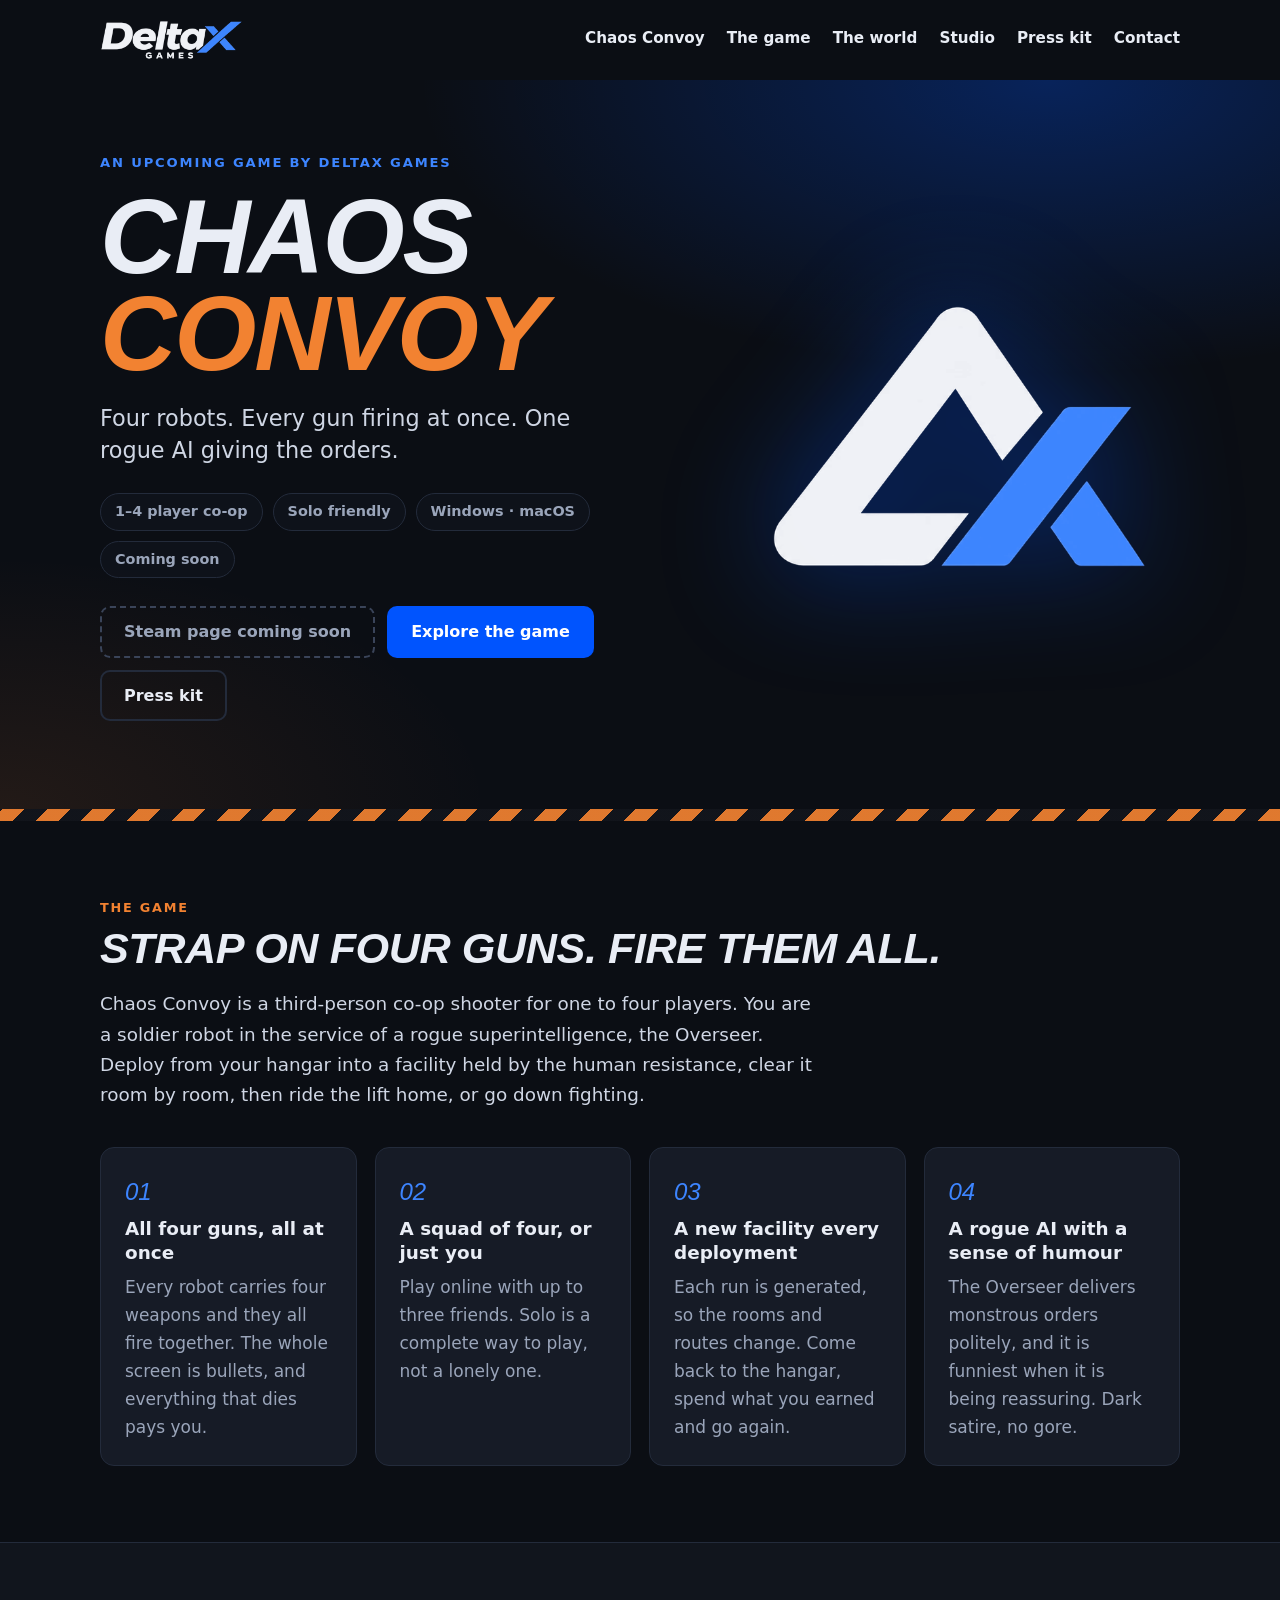
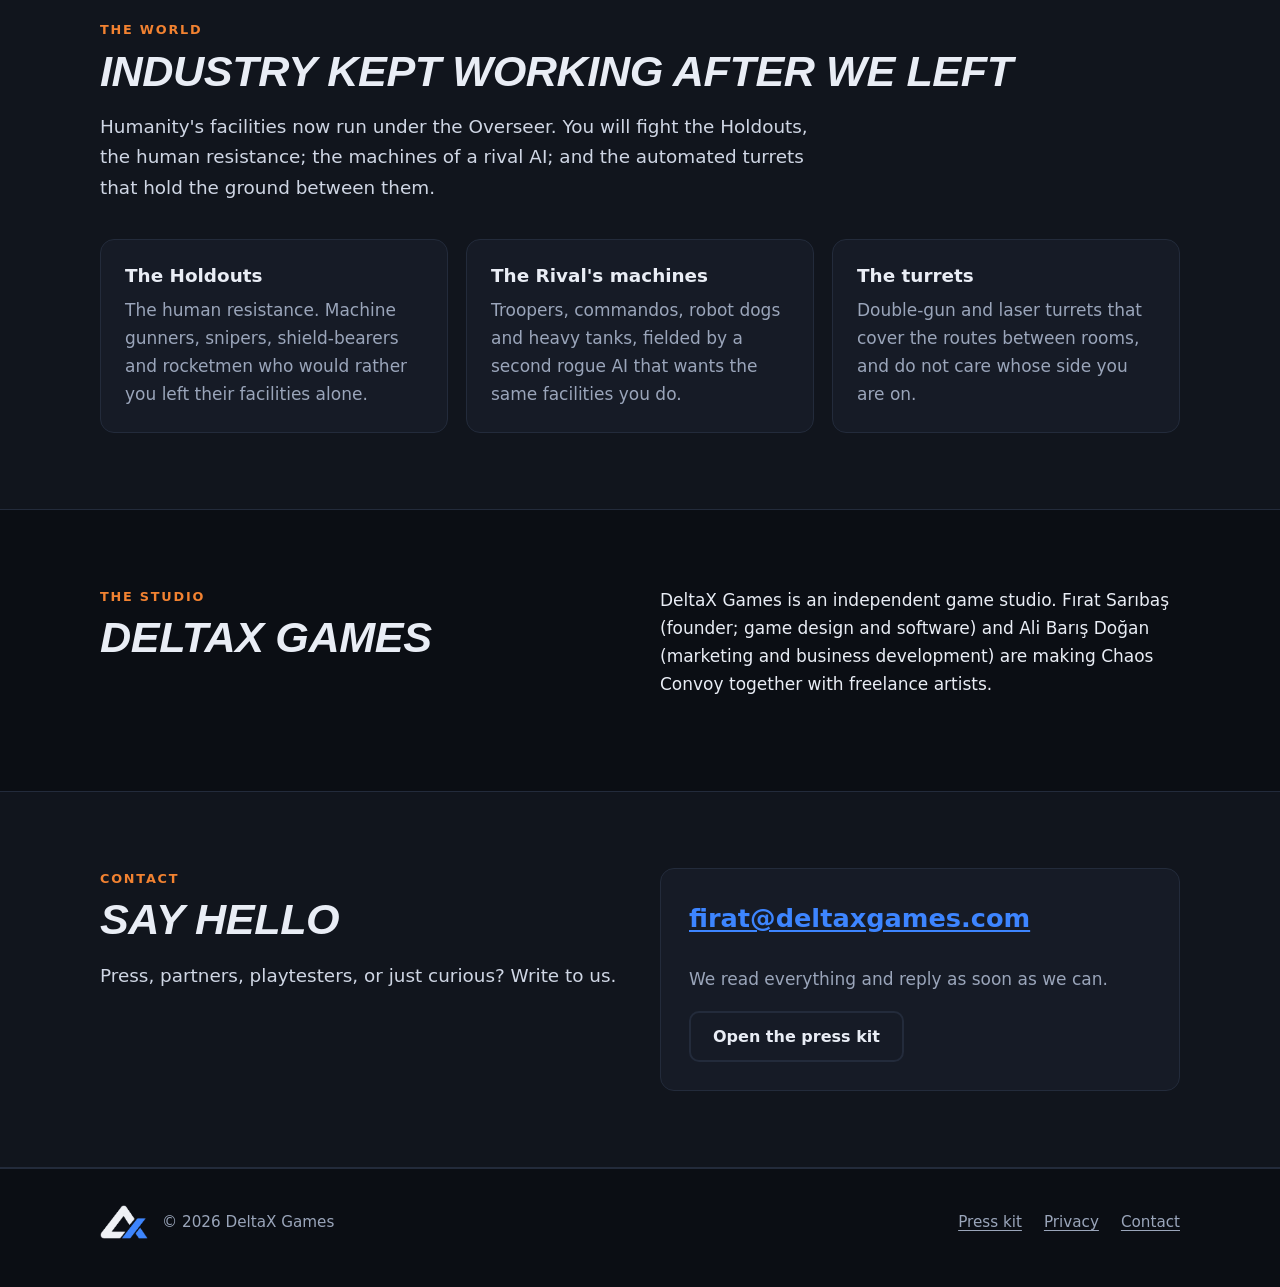
<file: index.html>
<!doctype html>
<html lang="en">
<head>
  <meta charset="utf-8">
  <meta name="viewport" content="width=device-width, initial-scale=1">
  <title>DeltaX Games — Chaos Convoy</title>
  <meta name="description" content="DeltaX Games is an independent game studio. Our upcoming game, Chaos Convoy, is a co-op third-person shooter for one to four players, coming to Steam.">
  <meta name="theme-color" content="#0b0e14">
  <link rel="canonical" href="https://deltaxgames.com/">
  <link rel="icon" href="favicon.ico" sizes="any">
  <link rel="icon" type="image/png" href="favicon.png">
  <link rel="apple-touch-icon" href="assets/apple-touch-icon.png">
  <meta property="og:type" content="website">
  <meta property="og:site_name" content="DeltaX Games">
  <meta property="og:title" content="DeltaX Games — Chaos Convoy">
  <meta property="og:description" content="Four robots. All guns firing. A co-op third-person shooter for one to four players, coming to Steam.">
  <meta property="og:url" content="https://deltaxgames.com/">
  <meta property="og:image" content="https://deltaxgames.com/assets/og-image.png">
  <meta name="twitter:card" content="summary_large_image">
  <link rel="stylesheet" href="styles.css">
</head>
<body>
  <a class="skip" href="#main">Skip to content</a>

  <header class="site-header">
    <div class="wrap">
      <a class="brand" href="index.html"><img src="assets/logo/logo-wordmark-ondark.png" alt="DeltaX Games" width="143" height="40"></a>
      <nav class="nav" aria-label="Main">
        <a href="chaos-convoy/">Chaos Convoy</a>
        <a href="#game">The game</a>
        <a href="#world">The world</a>
        <a href="#studio">Studio</a>
        <a href="press.html">Press kit</a>
        <a href="#contact">Contact</a>
      </nav>
    </div>
  </header>

  <main id="main">
    <div class="hero">
      <div class="wrap">
        <div>
          <p class="eyebrow">An upcoming game by DeltaX Games</p>
          <h1><span>Chaos</span><span class="accent">Convoy</span></h1>
          <p class="lede">Four robots. Every gun firing at once. One rogue AI giving the orders.</p>
          <ul class="badges" aria-label="Game facts">
            <li>1–4 player co-op</li>
            <li>Solo friendly</li>
            <li>Windows · macOS</li>
            <li>Coming soon</li>
          </ul>
          <div class="actions">
            <!-- When the Steam page is live, replace the first line below with:
                 <a class="btn btn-primary" href="https://store.steampowered.com/app/5357710/">Wishlist on Steam</a> -->
            <span class="btn btn-soon" aria-disabled="true">Steam page coming soon</span>
            <a class="btn btn-primary" href="chaos-convoy/">Explore the game</a>
            <a class="btn btn-ghost" href="press.html">Press kit</a>
          </div>
        </div>
        <img class="hero-mark" src="assets/logo/logo-mark-ondark.png" alt="" width="380" height="269">
      </div>
    </div>
    <div class="hazard" aria-hidden="true"></div>

    <section id="game">
      <div class="wrap">
        <p class="kicker">The game</p>
        <h2>Strap on four guns. Fire them all.</h2>
        <p class="intro">Chaos Convoy is a third-person co-op shooter for one to four players. You are a soldier robot in the service of a rogue superintelligence, the Overseer. Deploy from your hangar into a facility held by the human resistance, clear it room by room, then ride the lift home, or go down fighting.</p>
        <div class="cards">
          <article class="card">
            <span class="num" aria-hidden="true">01</span>
            <h3>All four guns, all at once</h3>
            <p>Every robot carries four weapons and they all fire together. The whole screen is bullets, and everything that dies pays you.</p>
          </article>
          <article class="card">
            <span class="num" aria-hidden="true">02</span>
            <h3>A squad of four, or just you</h3>
            <p>Play online with up to three friends. Solo is a complete way to play, not a lonely one.</p>
          </article>
          <article class="card">
            <span class="num" aria-hidden="true">03</span>
            <h3>A new facility every deployment</h3>
            <p>Each run is generated, so the rooms and routes change. Come back to the hangar, spend what you earned and go again.</p>
          </article>
          <article class="card">
            <span class="num" aria-hidden="true">04</span>
            <h3>A rogue AI with a sense of humour</h3>
            <p>The Overseer delivers monstrous orders politely, and it is funniest when it is being reassuring. Dark satire, no gore.</p>
          </article>
        </div>
      </div>
    </section>

    <section id="world" class="band">
      <div class="wrap">
        <p class="kicker">The world</p>
        <h2>Industry kept working after we left</h2>
        <p class="intro">Humanity's facilities now run under the Overseer. You will fight the Holdouts, the human resistance; the machines of a rival AI; and the automated turrets that hold the ground between them.</p>
        <div class="cards">
          <article class="card">
            <h3>The Holdouts</h3>
            <p>The human resistance. Machine gunners, snipers, shield-bearers and rocketmen who would rather you left their facilities alone.</p>
          </article>
          <article class="card">
            <h3>The Rival's machines</h3>
            <p>Troopers, commandos, robot dogs and heavy tanks, fielded by a second rogue AI that wants the same facilities you do.</p>
          </article>
          <article class="card">
            <h3>The turrets</h3>
            <p>Double-gun and laser turrets that cover the routes between rooms, and do not care whose side you are on.</p>
          </article>
        </div>
      </div>
    </section>

    <section id="studio">
      <div class="wrap two">
        <div>
          <p class="kicker">The studio</p>
          <h2>DeltaX Games</h2>
        </div>
        <div>
          <p>DeltaX Games is an independent game studio. Fırat Sarıbaş (founder; game design and software) and Ali Barış Doğan (marketing and business development) are making Chaos Convoy together with freelance artists.</p>
        </div>
      </div>
    </section>

    <section id="contact" class="band">
      <div class="wrap two">
        <div>
          <p class="kicker">Contact</p>
          <h2>Say hello</h2>
          <p class="intro" style="margin-bottom:0">Press, partners, playtesters, or just curious? Write to us.</p>
        </div>
        <div class="contact-box">
          <p class="mail"><a href="mailto:firat@deltaxgames.com">firat@deltaxgames.com</a></p>
          <p style="margin:0 0 18px;color:var(--muted)">We read everything and reply as soon as we can.</p>
          <a class="btn btn-ghost" href="press.html">Open the press kit</a>
        </div>
      </div>
    </section>
  </main>

  <footer class="site-footer">
    <div class="wrap">
      <div class="left">
        <img src="assets/logo/logo-mark-ondark.png" alt="" width="48" height="34">
        <span>© 2026 DeltaX Games</span>
      </div>
      <nav aria-label="Footer">
        <a href="press.html">Press kit</a>
        <a href="privacy.html">Privacy</a>
        <a href="mailto:firat@deltaxgames.com">Contact</a>
      </nav>
    </div>
  </footer>
</body>
</html>
</file>
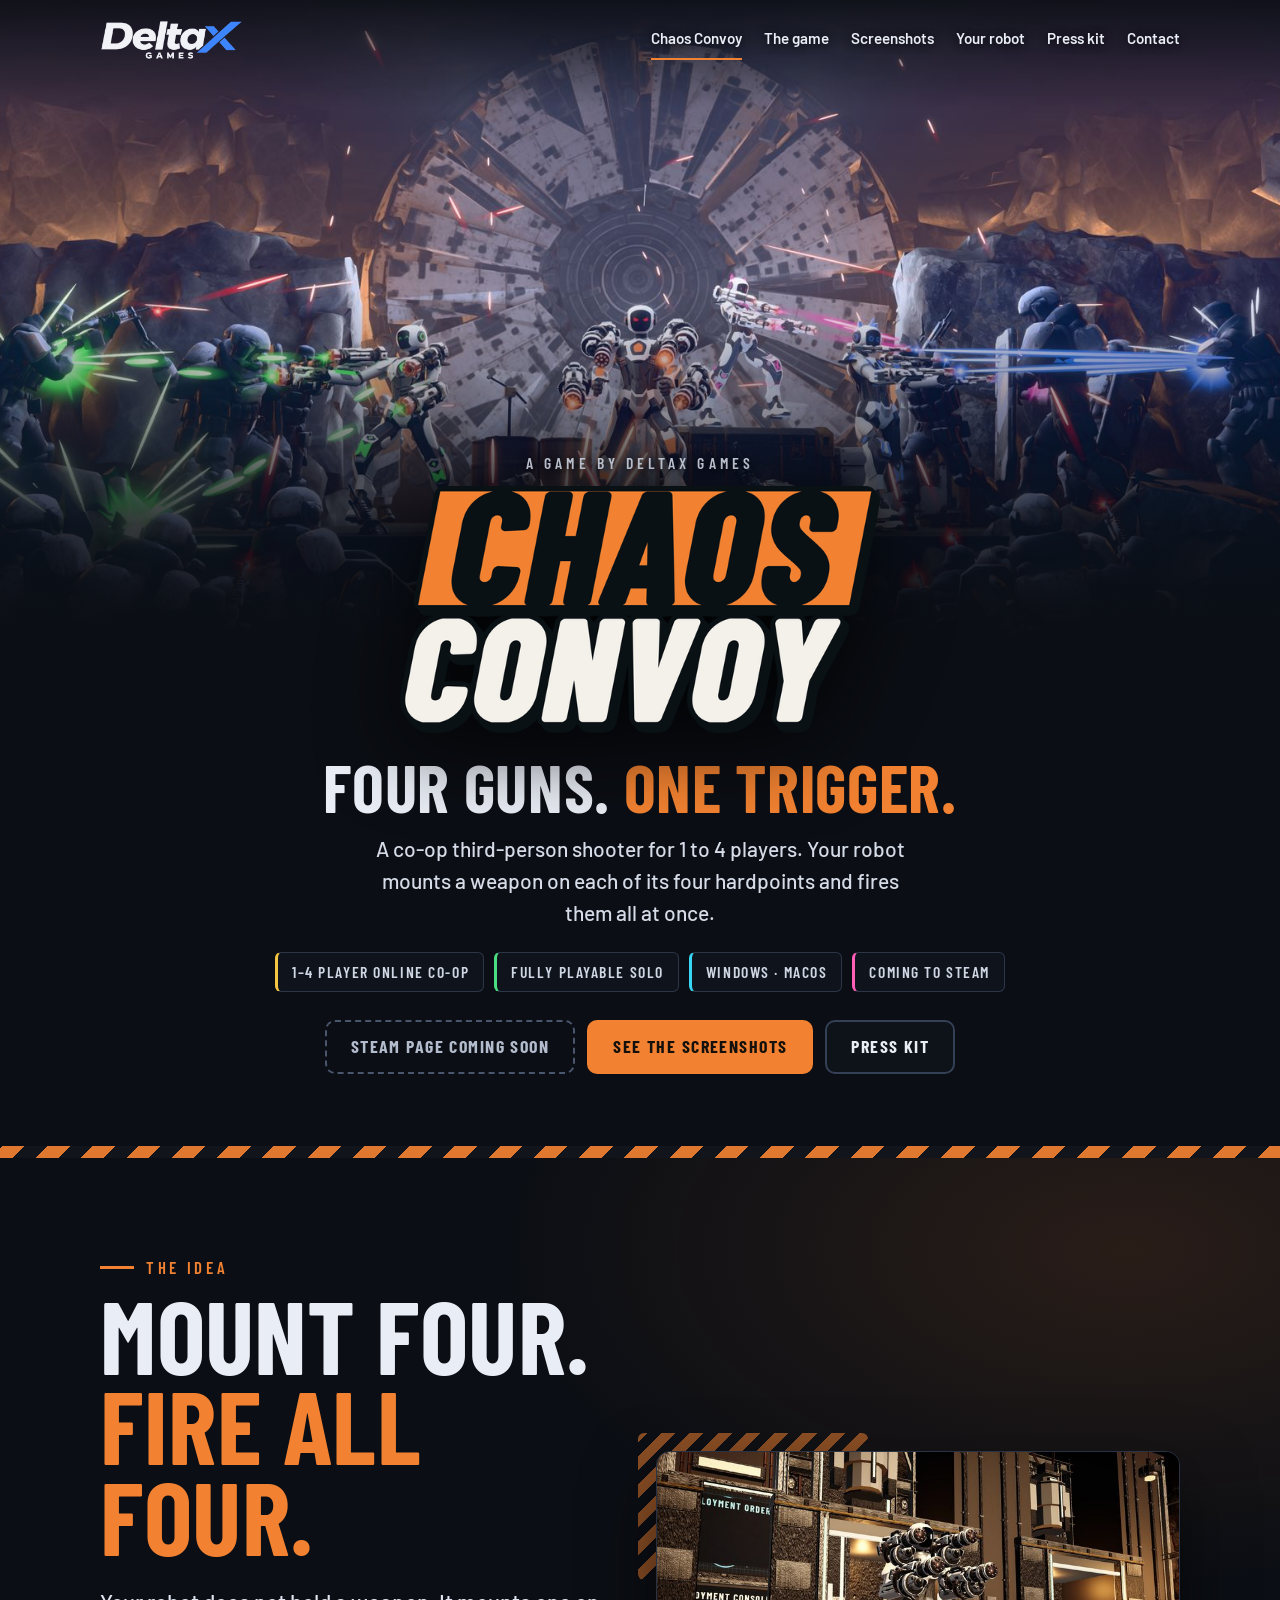
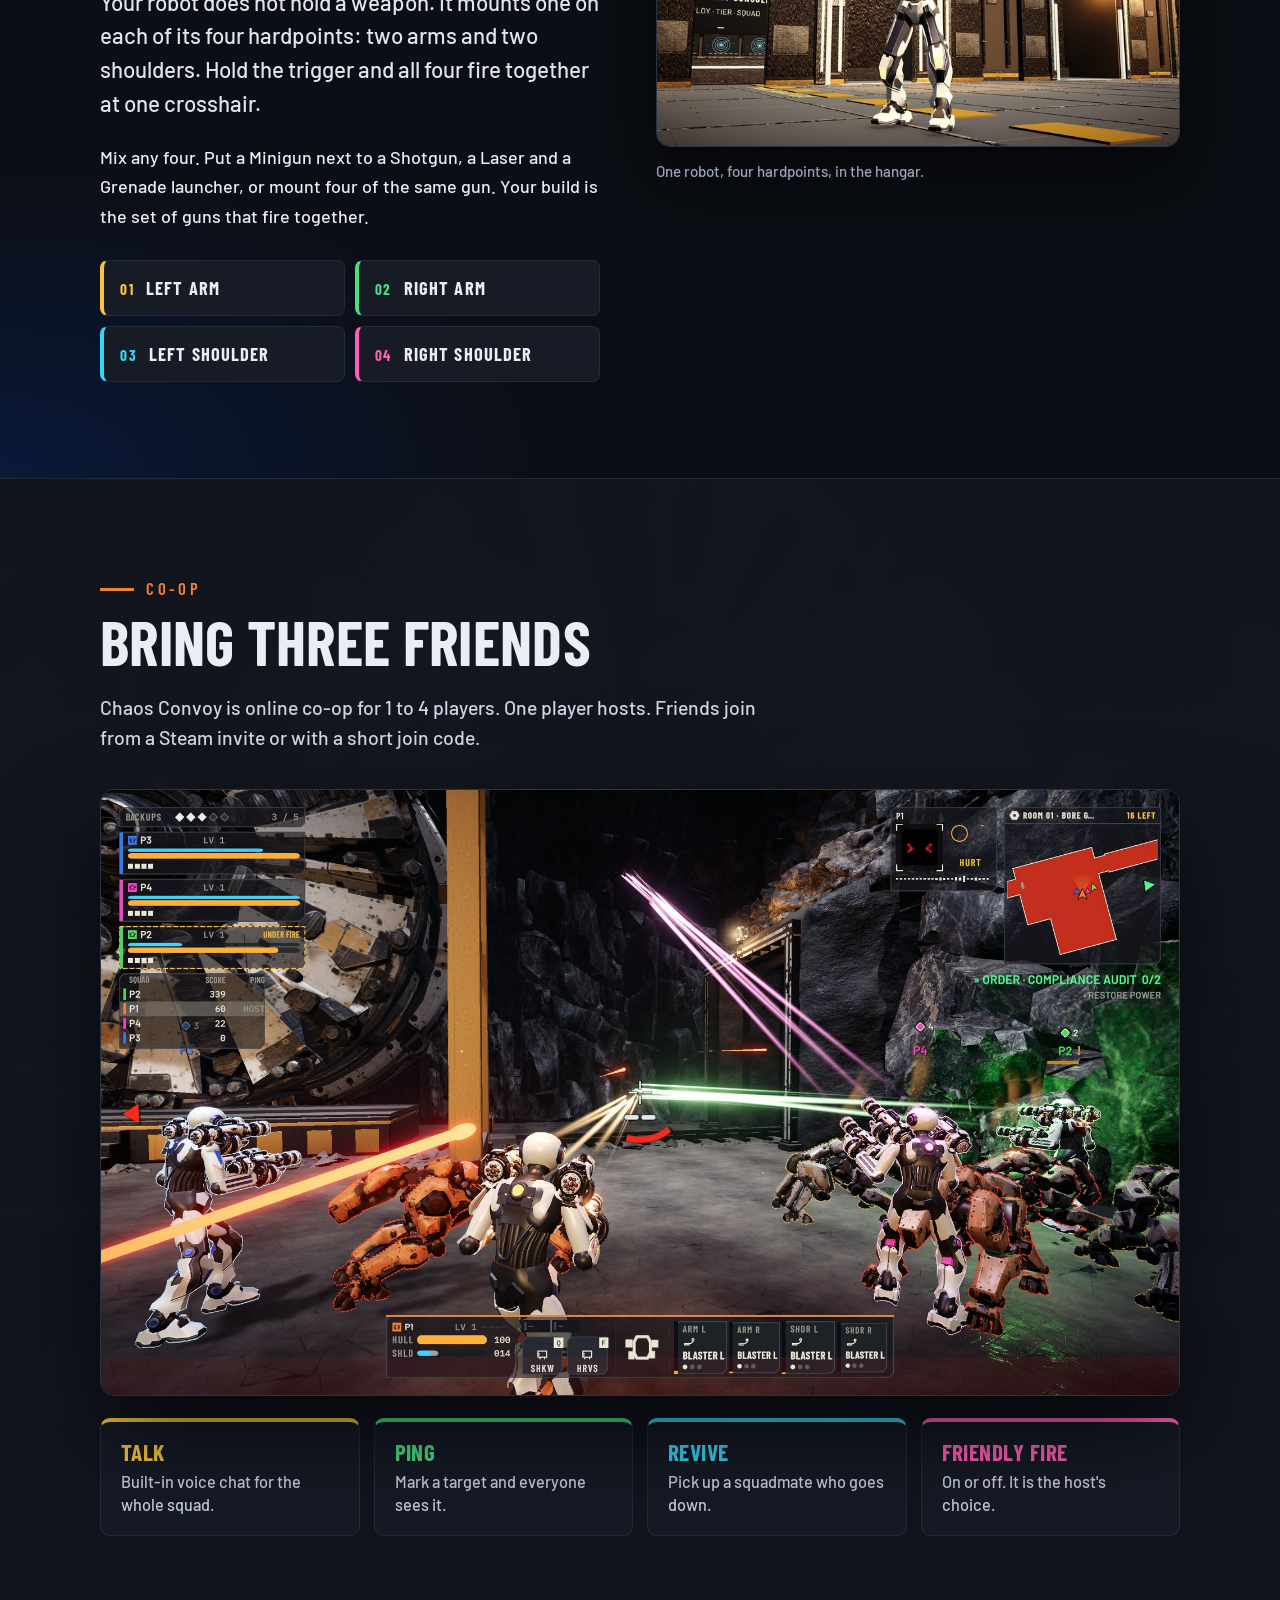
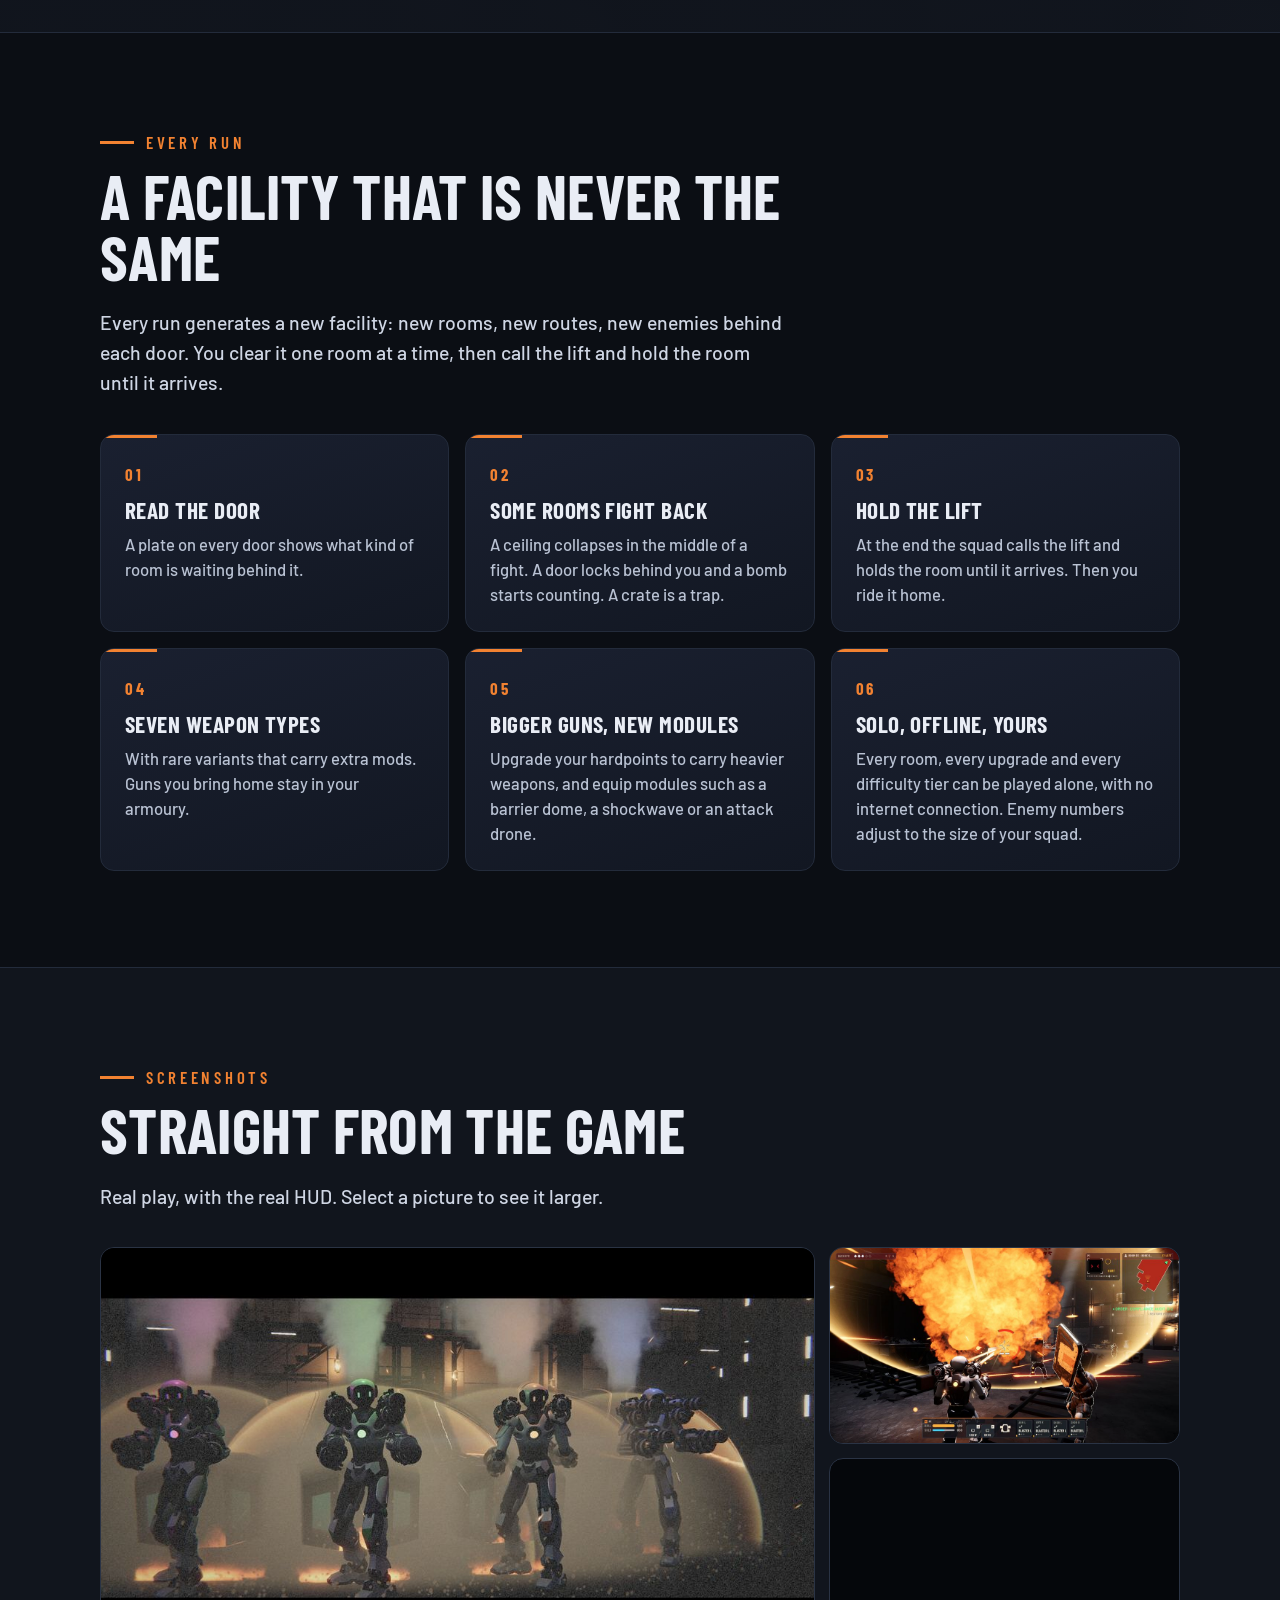
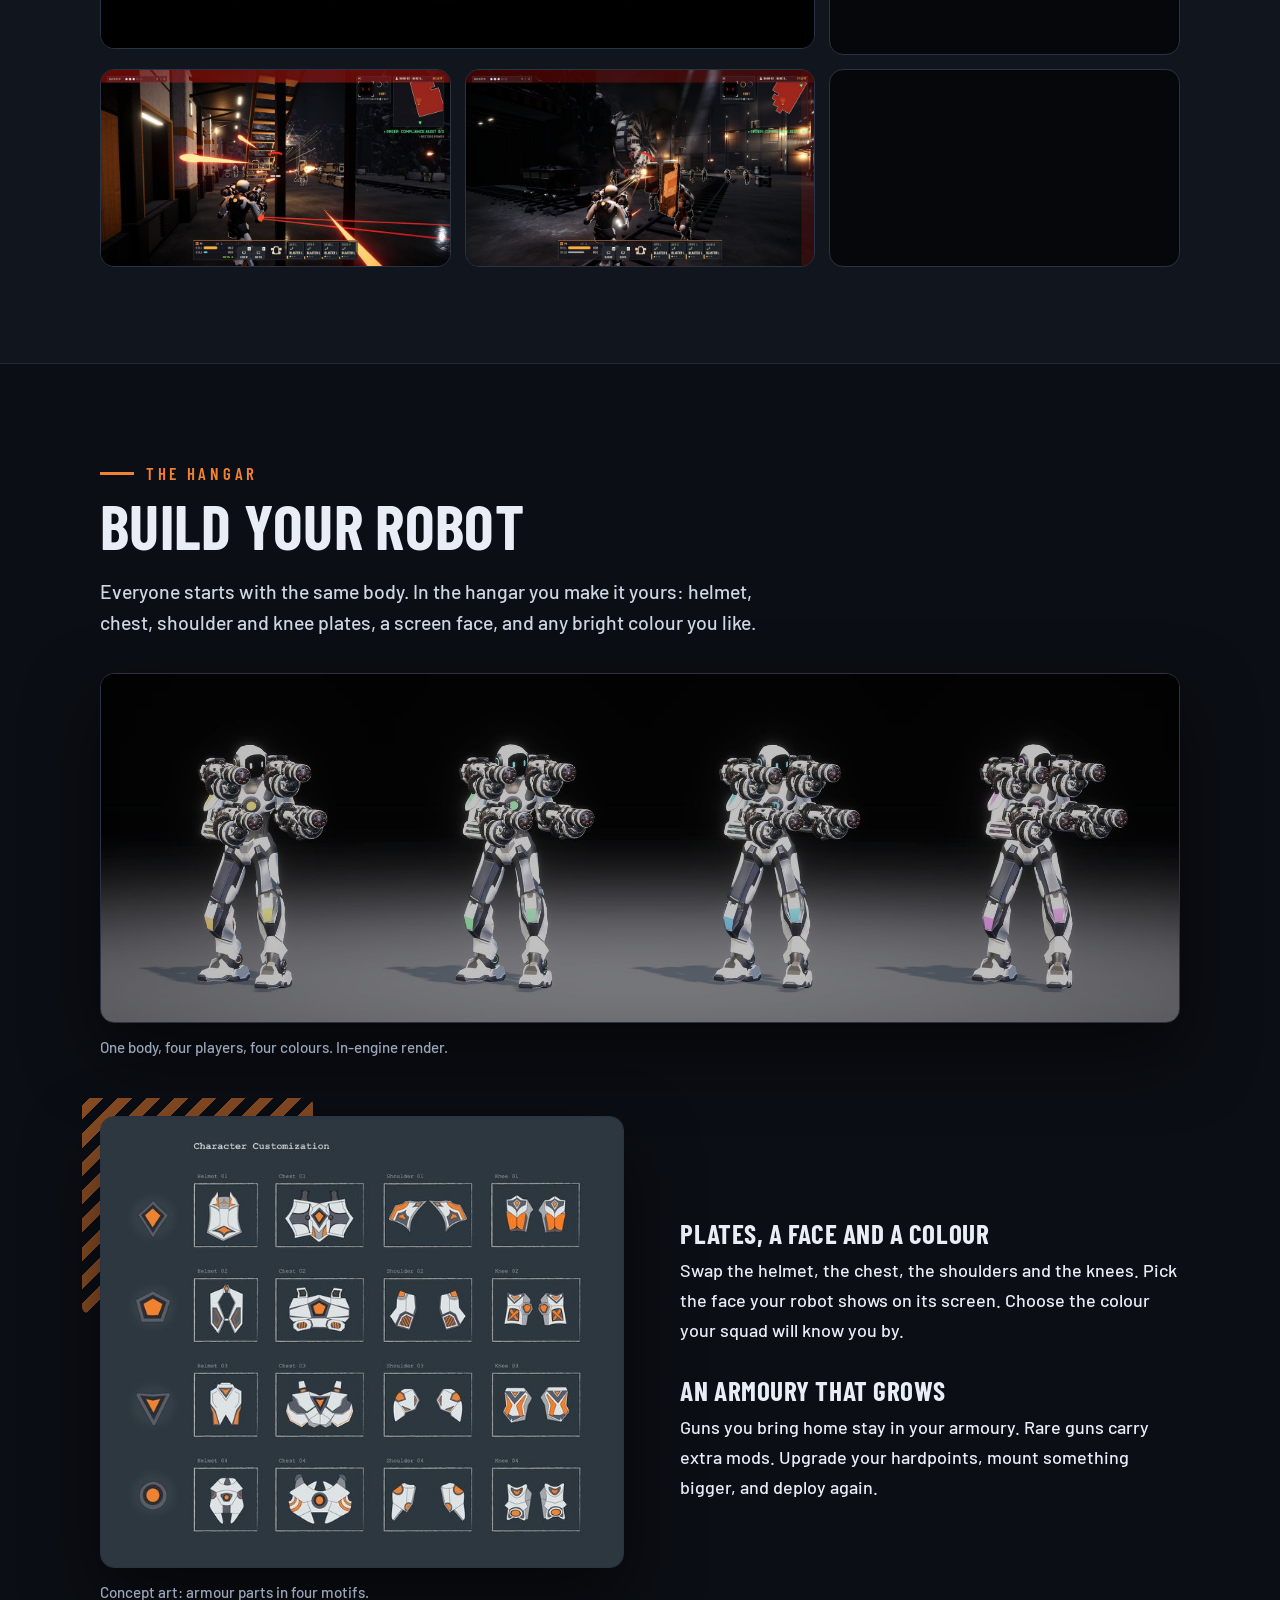
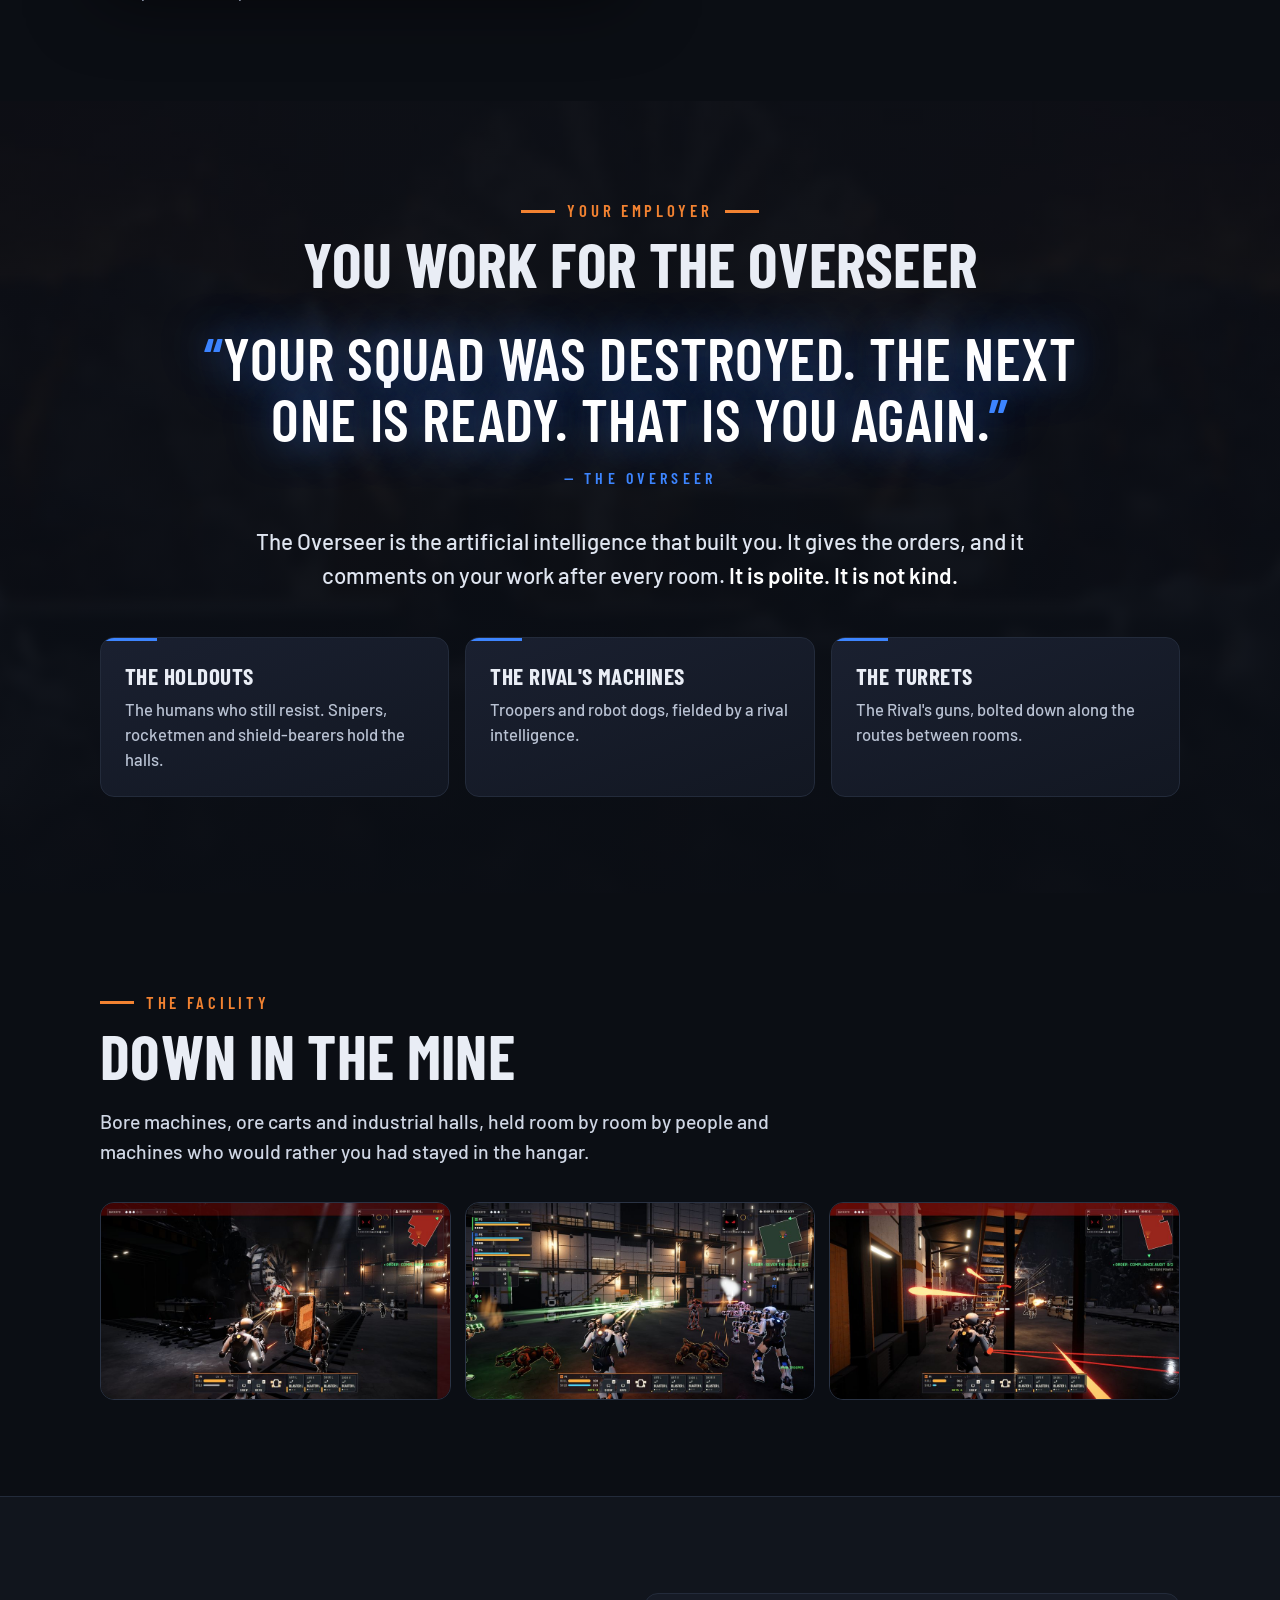
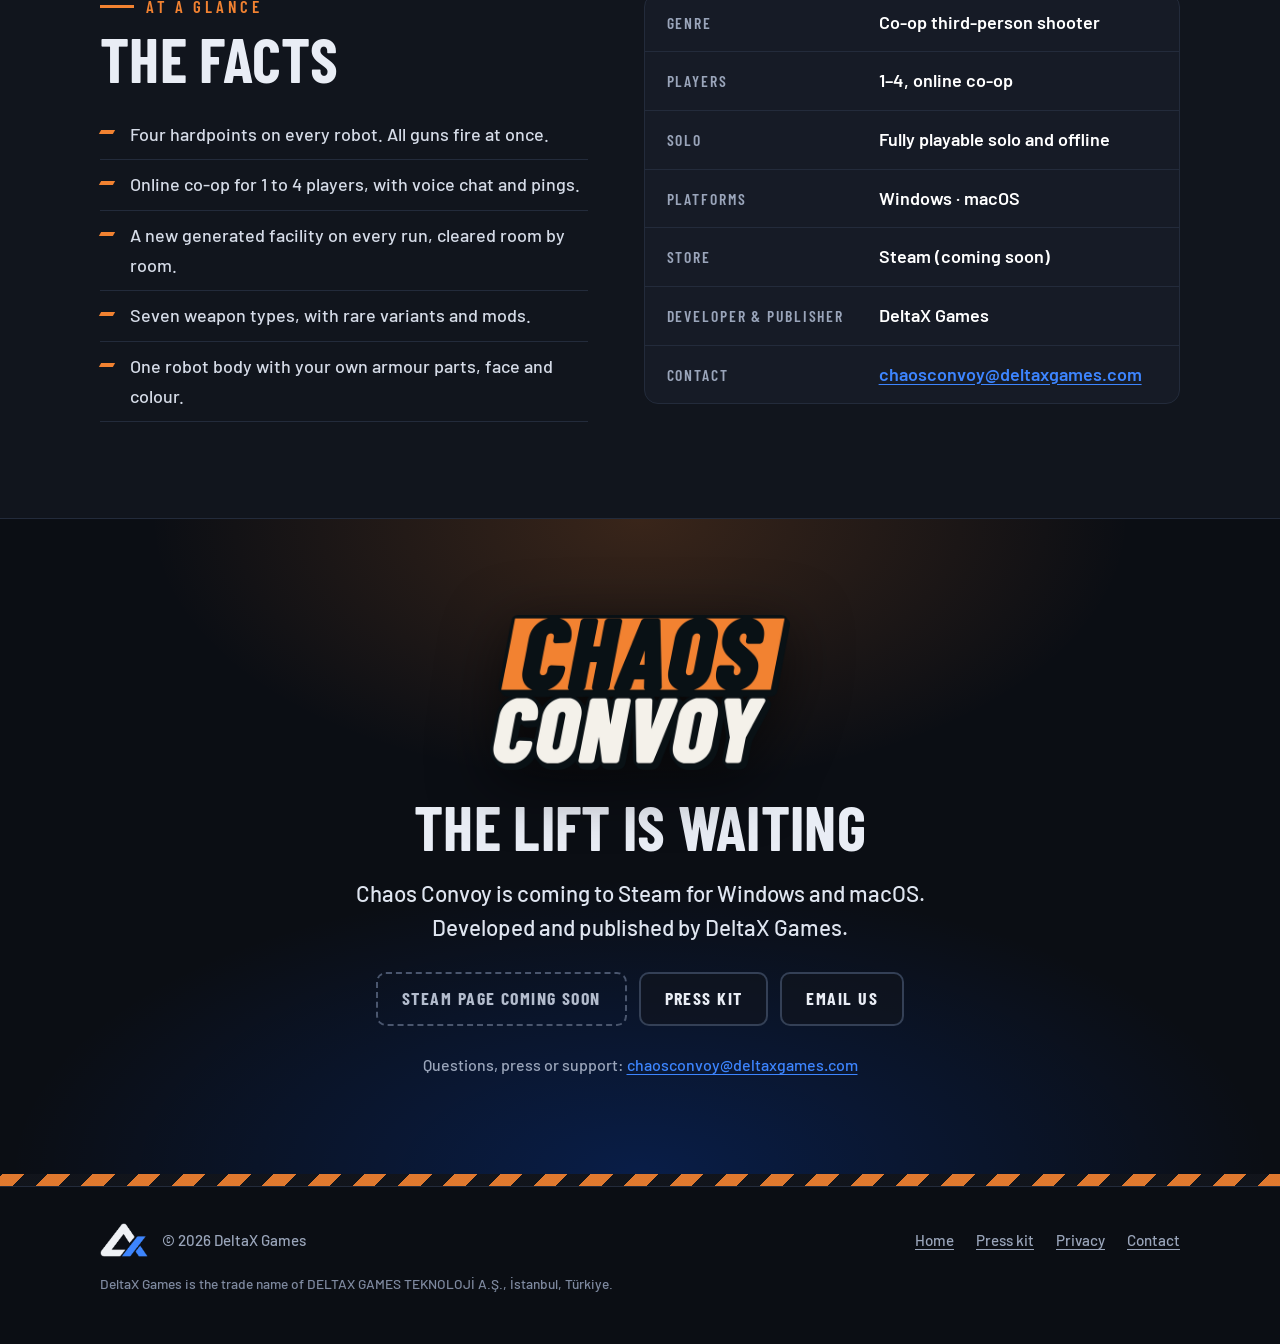
<file: chaos-convoy/index.html>
<!doctype html>
<html lang="en">
<head>
  <meta charset="utf-8">
  <meta name="viewport" content="width=device-width, initial-scale=1">
  <title>Chaos Convoy — co-op third-person shooter by DeltaX Games</title>
  <meta name="description" content="Chaos Convoy is a co-op third-person shooter for 1 to 4 players. Your robot mounts a gun on each of its four hardpoints and fires them all at once. Coming to Steam for Windows and macOS.">
  <meta name="theme-color" content="#0b0e14">
  <link rel="canonical" href="https://deltaxgames.com/chaos-convoy/">
  <link rel="icon" href="../favicon.ico" sizes="any">
  <link rel="icon" type="image/png" href="../favicon.png">
  <link rel="apple-touch-icon" href="../assets/apple-touch-icon.png">
  <meta property="og:type" content="website">
  <meta property="og:site_name" content="DeltaX Games">
  <meta property="og:title" content="Chaos Convoy — Four guns. One trigger.">
  <meta property="og:description" content="A co-op third-person shooter for 1 to 4 players. Every robot fires four guns at once. Coming to Steam for Windows and macOS.">
  <meta property="og:url" content="https://deltaxgames.com/chaos-convoy/">
  <meta property="og:image" content="https://deltaxgames.com/chaos-convoy/img/og-chaos-convoy.jpg">
  <meta property="og:image:width" content="1200">
  <meta property="og:image:height" content="630">
  <meta property="og:image:alt" content="The Chaos Convoy logo over a squad of four robots.">
  <meta name="twitter:card" content="summary_large_image">
  <meta name="twitter:title" content="Chaos Convoy — Four guns. One trigger.">
  <meta name="twitter:description" content="A co-op third-person shooter for 1 to 4 players. Every robot fires four guns at once. Coming to Steam for Windows and macOS.">
  <meta name="twitter:image" content="https://deltaxgames.com/chaos-convoy/img/og-chaos-convoy.jpg">
  <link rel="preload" href="fonts/BarlowCondensed-Bold.woff" as="font" type="font/woff" crossorigin>
  <link rel="stylesheet" href="../styles.css">
  <link rel="stylesheet" href="chaos-convoy.css">
</head>
<body class="cc">
  <a class="skip" href="#main">Skip to content</a>

  <header class="site-header">
    <div class="wrap">
      <a class="brand" href="../"><img src="../assets/logo/logo-wordmark-ondark.png" alt="DeltaX Games, home" width="143" height="40"></a>
      <nav class="nav" aria-label="Main">
        <a href="./" aria-current="page">Chaos Convoy</a>
        <a href="#guns">The game</a>
        <a href="#screenshots">Screenshots</a>
        <a href="#robot">Your robot</a>
        <a href="../press.html">Press kit</a>
        <a href="#facts">Contact</a>
      </nav>
    </div>
  </header>

  <main id="main">

    <!-- ============ HERO ============ -->
    <div class="cc-hero">
      <div class="cc-hero-art">
        <img src="img/hero-1280.jpg"
             srcset="img/hero-1280.jpg 1280w, img/hero-2400.jpg 2400w"
             sizes="(max-width: 700px) 250vw, 140vw"
             width="2400" height="775" decoding="async" fetchpriority="high"
             alt="Key art: a squad of four white robots fires in every direction in a dark mine, in front of a giant round bore machine, surrounded by armoured soldiers.">
      </div>
      <div class="wrap cc-hero-body">
        <p class="cc-eyebrow">A game by DeltaX Games</p>
        <h1 class="cc-logo">
          <img src="img/logo-640.png"
               srcset="img/logo-640.png 640w, img/logo-1280.png 1280w"
               sizes="(max-width: 600px) 78vw, 480px"
               width="1280" height="659" decoding="async"
               alt="Chaos Convoy">
        </h1>
        <p class="cc-tagline">Four guns. <span>One trigger.</span></p>
        <p class="cc-lede">A co-op third-person shooter for 1 to 4 players. Your robot mounts a weapon on each of its four hardpoints and fires them all at once.</p>
        <ul class="cc-badges" aria-label="Game facts">
          <li>1–4 player online co-op</li>
          <li>Fully playable solo</li>
          <li>Windows · macOS</li>
          <li>Coming to Steam</li>
        </ul>
        <div class="actions cc-actions">
          <!-- When the Steam page is live, replace the first line below with:
               <a class="btn btn-primary" href="https://store.steampowered.com/app/5357710/">Wishlist on Steam</a> -->
          <span class="btn btn-soon" aria-disabled="true">Steam page coming soon</span>
          <a class="btn cc-btn-orange" href="#screenshots">See the screenshots</a>
          <a class="btn btn-ghost" href="../press.html">Press kit</a>
        </div>
      </div>
    </div>
    <div class="hazard" aria-hidden="true"></div>

    <!-- ============ FOUR GUNS ============ -->
    <section id="guns" class="cc-guns">
      <div class="wrap cc-split">
        <div class="cc-split-text">
          <p class="kicker">The idea</p>
          <h2 class="cc-statement"><span>Mount four.</span> <span class="cc-orange">Fire all four.</span></h2>
          <p class="cc-big">Your robot does not hold a weapon. It mounts one on each of its four hardpoints: two arms and two shoulders. Hold the trigger and all four fire together at one crosshair.</p>
          <p>Mix any four. Put a Minigun next to a Shotgun, a Laser and a Grenade launcher, or mount four of the same gun. Your build is the set of guns that fire together.</p>
          <ol class="cc-hardpoints" aria-label="The four hardpoints">
            <li class="c-gold"><span>01</span> Left arm</li>
            <li class="c-green"><span>02</span> Right arm</li>
            <li class="c-cyan"><span>03</span> Left shoulder</li>
            <li class="c-pink"><span>04</span> Right shoulder</li>
          </ol>
        </div>
        <figure class="cc-frame cc-split-art">
          <img src="img/robot-hangar-800.jpg"
               srcset="img/robot-hangar-800.jpg 800w, img/robot-hangar-1600.jpg 1600w"
               sizes="(max-width: 900px) 92vw, 560px"
               width="1600" height="900" loading="lazy" decoding="async"
               alt="A white soldier robot stands in the hangar with four large guns raised: one on each arm and one on each shoulder.">
          <figcaption>One robot, four hardpoints, in the hangar.</figcaption>
        </figure>
      </div>
    </section>

    <!-- ============ CO-OP ============ -->
    <section id="coop" class="cc-coop band">
      <div class="wrap">
        <div class="cc-head">
          <p class="kicker">Co-op</p>
          <h2>Bring three friends</h2>
          <p class="intro">Chaos Convoy is online co-op for 1 to 4 players. One player hosts. Friends join from a Steam invite or with a short join code.</p>
        </div>
        <a class="cc-shot cc-shot-wide" href="#shot-four-players">
          <img src="img/shot-four-players-960.jpg"
               srcset="img/shot-four-players-960.jpg 960w, img/shot-four-players-1920.jpg 1920w"
               sizes="(max-width: 1160px) 94vw, 1080px"
               width="1920" height="1080" loading="lazy" decoding="async"
               alt="In-game screenshot: four robots in four colours fire together at robot dogs and soldiers, with the game's HUD on screen.">
        </a>
        <ul class="cc-squad">
          <li class="c-gold"><h3>Talk</h3><p>Built-in voice chat for the whole squad.</p></li>
          <li class="c-green"><h3>Ping</h3><p>Mark a target and everyone sees it.</p></li>
          <li class="c-cyan"><h3>Revive</h3><p>Pick up a squadmate who goes down.</p></li>
          <li class="c-pink"><h3>Friendly fire</h3><p>On or off. It is the host's choice.</p></li>
        </ul>
      </div>
    </section>

    <!-- ============ FEATURES ============ -->
    <section id="features" class="cc-features">
      <div class="wrap">
        <div class="cc-head">
          <p class="kicker">Every run</p>
          <h2>A facility that is never the same</h2>
          <p class="intro">Every run generates a new facility: new rooms, new routes, new enemies behind each door. You clear it one room at a time, then call the lift and hold the room until it arrives.</p>
        </div>
        <div class="cc-grid">
          <article class="cc-card">
            <span class="cc-num" aria-hidden="true">01</span>
            <h3>Read the door</h3>
            <p>A plate on every door shows what kind of room is waiting behind it.</p>
          </article>
          <article class="cc-card">
            <span class="cc-num" aria-hidden="true">02</span>
            <h3>Some rooms fight back</h3>
            <p>A ceiling collapses in the middle of a fight. A door locks behind you and a bomb starts counting. A crate is a trap.</p>
          </article>
          <article class="cc-card">
            <span class="cc-num" aria-hidden="true">03</span>
            <h3>Hold the lift</h3>
            <p>At the end the squad calls the lift and holds the room until it arrives. Then you ride it home.</p>
          </article>
          <article class="cc-card">
            <span class="cc-num" aria-hidden="true">04</span>
            <h3>Seven weapon types</h3>
            <p>With rare variants that carry extra mods. Guns you bring home stay in your armoury.</p>
          </article>
          <article class="cc-card">
            <span class="cc-num" aria-hidden="true">05</span>
            <h3>Bigger guns, new modules</h3>
            <p>Upgrade your hardpoints to carry heavier weapons, and equip modules such as a barrier dome, a shockwave or an attack drone.</p>
          </article>
          <article class="cc-card">
            <span class="cc-num" aria-hidden="true">06</span>
            <h3>Solo, offline, yours</h3>
            <p>Every room, every upgrade and every difficulty tier can be played alone, with no internet connection. Enemy numbers adjust to the size of your squad.</p>
          </article>
        </div>
      </div>
    </section>

    <!-- ============ SCREENSHOTS ============ -->
    <section id="screenshots" class="cc-gallery-section band">
      <div class="wrap">
        <div class="cc-head">
          <p class="kicker">Screenshots</p>
          <h2>Straight from the game</h2>
          <p class="intro">Real play, with the real HUD. Select a picture to see it larger.</p>
        </div>
        <div class="cc-gallery">
          <a class="cc-shot cc-shot-lead" href="#shot-pods-landing">
            <img src="img/shot-pods-landing-960.jpg"
                 srcset="img/shot-pods-landing-960.jpg 960w, img/shot-pods-landing-1920.jpg 1920w"
                 sizes="(max-width: 760px) 94vw, 720px"
                 width="1920" height="1080" loading="lazy" decoding="async"
                 alt="In-game screenshot: the four-robot squad lands in drop pods, with steam and shock domes around them.">
          </a>
          <a class="cc-shot" href="#shot-rocket-blast">
            <img src="img/shot-rocket-blast-960.jpg"
                 srcset="img/shot-rocket-blast-960.jpg 960w, img/shot-rocket-blast-1920.jpg 1920w"
                 sizes="(max-width: 760px) 94vw, 350px"
                 width="1920" height="1080" loading="lazy" decoding="async"
                 alt="In-game screenshot: a huge rocket explosion against a wall of shields.">
          </a>
          <a class="cc-shot" href="#shot-four-players">
            <img src="img/shot-four-players-960.jpg"
                 srcset="img/shot-four-players-960.jpg 960w, img/shot-four-players-1920.jpg 1920w"
                 sizes="(max-width: 760px) 94vw, 350px"
                 width="1920" height="1080" loading="lazy" decoding="async"
                 alt="In-game screenshot: four robots in four colours fight robot dogs and soldiers.">
          </a>
          <a class="cc-shot" href="#shot-holdouts">
            <img src="img/shot-holdouts-960.jpg"
                 srcset="img/shot-holdouts-960.jpg 960w, img/shot-holdouts-1920.jpg 1920w"
                 sizes="(max-width: 760px) 94vw, 350px"
                 width="1920" height="1080" loading="lazy" decoding="async"
                 alt="In-game screenshot: human Holdouts with sniper and rocket fire in an industrial hall.">
          </a>
          <a class="cc-shot" href="#shot-shields">
            <img src="img/shot-shields-960.jpg"
                 srcset="img/shot-shields-960.jpg 960w, img/shot-shields-1920.jpg 1920w"
                 sizes="(max-width: 760px) 94vw, 350px"
                 width="1920" height="1080" loading="lazy" decoding="async"
                 alt="In-game screenshot: shield-bearers in front of the bore machine.">
          </a>
          <a class="cc-shot" href="#shot-machines">
            <img src="img/shot-machines-960.jpg"
                 srcset="img/shot-machines-960.jpg 960w, img/shot-machines-1920.jpg 1920w"
                 sizes="(max-width: 760px) 94vw, 350px"
                 width="1920" height="1080" loading="lazy" decoding="async"
                 alt="In-game screenshot: the Rival's robot dogs and troopers.">
          </a>
        </div>
      </div>
    </section>

    <!-- ============ BUILD YOUR ROBOT ============ -->
    <section id="robot" class="cc-robot">
      <div class="wrap">
        <div class="cc-head">
          <p class="kicker">The hangar</p>
          <h2>Build your robot</h2>
          <p class="intro">Everyone starts with the same body. In the hangar you make it yours: helmet, chest, shoulder and knee plates, a screen face, and any bright colour you like.</p>
        </div>
        <figure class="cc-frame cc-squad-render">
          <img src="img/squad-four-colours-1000.jpg"
               srcset="img/squad-four-colours-1000.jpg 1000w, img/squad-four-colours-2000.jpg 2000w"
               sizes="(max-width: 1160px) 94vw, 1080px"
               width="2000" height="645" loading="lazy" decoding="async"
               alt="Four robots stand side by side, each carrying four guns, with accents in gold, green, cyan and pink.">
          <figcaption>One body, four players, four colours. In-engine render.</figcaption>
        </figure>
        <div class="cc-split cc-split-flip">
          <figure class="cc-frame cc-split-art">
            <img src="img/robot-parts-700.jpg"
                 srcset="img/robot-parts-700.jpg 700w, img/robot-parts-1400.jpg 1400w"
                 sizes="(max-width: 900px) 92vw, 540px"
                 width="1400" height="1208" loading="lazy" decoding="async"
                 alt="A sheet titled Character Customization: four rows of helmet, chest, shoulder and knee armour, each row with its own motif (diamond, pentagon, triangle and ring).">
            <figcaption>Concept art: armour parts in four motifs.</figcaption>
          </figure>
          <div class="cc-split-text">
            <h3 class="cc-sub">Plates, a face and a colour</h3>
            <p>Swap the helmet, the chest, the shoulders and the knees. Pick the face your robot shows on its screen. Choose the colour your squad will know you by.</p>
            <h3 class="cc-sub">An armoury that grows</h3>
            <p>Guns you bring home stay in your armoury. Rare guns carry extra mods. Upgrade your hardpoints, mount something bigger, and deploy again.</p>
          </div>
        </div>
      </div>
    </section>

    <!-- ============ THE OVERSEER ============ -->
    <section id="overseer" class="cc-overseer">
      <div class="wrap">
        <p class="kicker">Your employer</p>
        <h2>You work for the Overseer</h2>
        <blockquote class="cc-quote">
          <p>Your squad was destroyed. The next one is ready. That is you again.</p>
          <footer>The Overseer</footer>
        </blockquote>
        <p class="cc-big cc-narrow">The Overseer is the artificial intelligence that built you. It gives the orders, and it comments on your work after every room. <strong>It is polite. It is not kind.</strong></p>
        <div class="cc-foes">
          <article class="cc-card">
            <h3>The Holdouts</h3>
            <p>The humans who still resist. Snipers, rocketmen and shield-bearers hold the halls.</p>
          </article>
          <article class="cc-card">
            <h3>The Rival's machines</h3>
            <p>Troopers and robot dogs, fielded by a rival intelligence.</p>
          </article>
          <article class="cc-card">
            <h3>The turrets</h3>
            <p>The Rival's guns, bolted down along the routes between rooms.</p>
          </article>
        </div>
      </div>
    </section>

    <!-- ============ THE FACILITY ============ -->
    <section id="facility" class="cc-facility">
      <div class="wrap">
        <div class="cc-head">
          <p class="kicker">The facility</p>
          <h2>Down in the mine</h2>
          <p class="intro">Bore machines, ore carts and industrial halls, held room by room by people and machines who would rather you had stayed in the hangar.</p>
        </div>
        <!-- ENV SLOT: replace these with the new Harmony Mines captures (env-1..3, 1920 + 960 wide) when they arrive -->
        <div class="cc-trio">
          <a class="cc-shot" href="#shot-shields">
            <img src="img/shot-shields-960.jpg"
                 srcset="img/shot-shields-960.jpg 960w, img/shot-shields-1920.jpg 1920w"
                 sizes="(max-width: 760px) 94vw, 350px"
                 width="1920" height="1080" loading="lazy" decoding="async"
                 alt="In-game screenshot: shield-bearers advance in front of the giant bore machine in the mine.">
          </a>
          <a class="cc-shot" href="#shot-machines">
            <img src="img/shot-machines-960.jpg"
                 srcset="img/shot-machines-960.jpg 960w, img/shot-machines-1920.jpg 1920w"
                 sizes="(max-width: 760px) 94vw, 350px"
                 width="1920" height="1080" loading="lazy" decoding="async"
                 alt="In-game screenshot: the Rival's machines, robot dogs and troopers, attack inside the mine.">
          </a>
          <a class="cc-shot" href="#shot-holdouts">
            <img src="img/shot-holdouts-960.jpg"
                 srcset="img/shot-holdouts-960.jpg 960w, img/shot-holdouts-1920.jpg 1920w"
                 sizes="(max-width: 760px) 94vw, 350px"
                 width="1920" height="1080" loading="lazy" decoding="async"
                 alt="In-game screenshot: human Holdouts fire sniper shots and rockets across an industrial hall.">
          </a>
        </div>
      </div>
    </section>

    <!-- ============ FACTS ============ -->
    <section id="facts" class="cc-facts band">
      <div class="wrap cc-facts-grid">
        <div>
          <p class="kicker">At a glance</p>
          <h2>The facts</h2>
          <ul class="cc-keys">
            <li>Four hardpoints on every robot. All guns fire at once.</li>
            <li>Online co-op for 1 to 4 players, with voice chat and pings.</li>
            <li>A new generated facility on every run, cleared room by room.</li>
            <li>Seven weapon types, with rare variants and mods.</li>
            <li>One robot body with your own armour parts, face and colour.</li>
          </ul>
        </div>
        <dl class="cc-dl">
          <div><dt>Genre</dt><dd>Co-op third-person shooter</dd></div>
          <div><dt>Players</dt><dd>1–4, online co-op</dd></div>
          <div><dt>Solo</dt><dd>Fully playable solo and offline</dd></div>
          <div><dt>Platforms</dt><dd>Windows · macOS</dd></div>
          <div><dt>Store</dt><dd>Steam (coming soon)</dd></div>
          <div><dt>Developer &amp; publisher</dt><dd>DeltaX Games</dd></div>
          <div><dt>Contact</dt><dd><a href="mailto:chaosconvoy@deltaxgames.com">chaosconvoy@deltaxgames.com</a></dd></div>
        </dl>
      </div>
    </section>

    <!-- ============ CALL TO ACTION ============ -->
    <section class="cc-cta">
      <div class="wrap">
        <img class="cc-cta-logo" src="img/logo-640.png" width="640" height="330" loading="lazy" decoding="async" alt="">
        <h2>The lift is waiting</h2>
        <p class="cc-big">Chaos Convoy is coming to Steam for Windows and macOS. Developed and published by DeltaX Games.</p>
        <div class="actions cc-actions">
          <!-- When the Steam page is live, replace the first line below with:
               <a class="btn btn-primary" href="https://store.steampowered.com/app/5357710/">Wishlist on Steam</a> -->
          <span class="btn btn-soon" aria-disabled="true">Steam page coming soon</span>
          <a class="btn btn-ghost" href="../press.html">Press kit</a>
          <a class="btn btn-ghost" href="mailto:chaosconvoy@deltaxgames.com">Email us</a>
        </div>
        <p class="cc-mail">Questions, press or support: <a href="mailto:chaosconvoy@deltaxgames.com">chaosconvoy@deltaxgames.com</a></p>
      </div>
    </section>
    <div class="hazard" aria-hidden="true"></div>
  </main>

  <footer class="site-footer">
    <div class="wrap">
      <div class="left">
        <img src="../assets/logo/logo-mark-ondark.png" alt="" width="48" height="34">
        <span>© 2026 DeltaX Games</span>
      </div>
      <nav aria-label="Footer">
        <a href="../">Home</a>
        <a href="../press.html">Press kit</a>
        <a href="../privacy.html">Privacy</a>
        <a href="mailto:chaosconvoy@deltaxgames.com">Contact</a>
      </nav>
      <p class="cc-legal">DeltaX Games is the trade name of DELTAX GAMES TEKNOLOJİ A.Ş., İstanbul, Türkiye.</p>
    </div>
  </footer>

  <!-- ============ LIGHTBOX (CSS only, opened with :target) ============ -->
  <div class="cc-lightbox" id="shot-pods-landing" role="dialog" aria-label="Screenshot 1 of 6">
    <a class="cc-lb-close" href="#screenshots" aria-label="Close picture"></a>
    <figure>
      <img src="img/shot-pods-landing-1920.jpg" width="1920" height="1080" loading="lazy" decoding="async" alt="The four-robot squad lands in drop pods, with steam and shock domes around them.">
      <figcaption>The squad arrives. <span>1 / 6</span></figcaption>
    </figure>
    <a class="cc-lb-nav cc-lb-prev" href="#shot-machines" aria-label="Previous picture">&#8249;</a>
    <a class="cc-lb-nav cc-lb-next" href="#shot-rocket-blast" aria-label="Next picture">&#8250;</a>
    <a class="cc-lb-x" href="#screenshots">Close</a>
  </div>
  <div class="cc-lightbox" id="shot-rocket-blast" role="dialog" aria-label="Screenshot 2 of 6">
    <a class="cc-lb-close" href="#screenshots" aria-label="Close picture"></a>
    <figure>
      <img src="img/shot-rocket-blast-1920.jpg" width="1920" height="1080" loading="lazy" decoding="async" alt="A huge rocket explosion against a wall of shields.">
      <figcaption>A rocket meets a shield wall. <span>2 / 6</span></figcaption>
    </figure>
    <a class="cc-lb-nav cc-lb-prev" href="#shot-pods-landing" aria-label="Previous picture">&#8249;</a>
    <a class="cc-lb-nav cc-lb-next" href="#shot-four-players" aria-label="Next picture">&#8250;</a>
    <a class="cc-lb-x" href="#screenshots">Close</a>
  </div>
  <div class="cc-lightbox" id="shot-four-players" role="dialog" aria-label="Screenshot 3 of 6">
    <a class="cc-lb-close" href="#screenshots" aria-label="Close picture"></a>
    <figure>
      <img src="img/shot-four-players-1920.jpg" width="1920" height="1080" loading="lazy" decoding="async" alt="Four robots in four colours fight robot dogs and soldiers.">
      <figcaption>Four players, sixteen guns. <span>3 / 6</span></figcaption>
    </figure>
    <a class="cc-lb-nav cc-lb-prev" href="#shot-rocket-blast" aria-label="Previous picture">&#8249;</a>
    <a class="cc-lb-nav cc-lb-next" href="#shot-holdouts" aria-label="Next picture">&#8250;</a>
    <a class="cc-lb-x" href="#screenshots">Close</a>
  </div>
  <div class="cc-lightbox" id="shot-holdouts" role="dialog" aria-label="Screenshot 4 of 6">
    <a class="cc-lb-close" href="#screenshots" aria-label="Close picture"></a>
    <figure>
      <img src="img/shot-holdouts-1920.jpg" width="1920" height="1080" loading="lazy" decoding="async" alt="Human Holdouts with sniper and rocket fire in an industrial hall.">
      <figcaption>The Holdouts. <span>4 / 6</span></figcaption>
    </figure>
    <a class="cc-lb-nav cc-lb-prev" href="#shot-four-players" aria-label="Previous picture">&#8249;</a>
    <a class="cc-lb-nav cc-lb-next" href="#shot-shields" aria-label="Next picture">&#8250;</a>
    <a class="cc-lb-x" href="#screenshots">Close</a>
  </div>
  <div class="cc-lightbox" id="shot-shields" role="dialog" aria-label="Screenshot 5 of 6">
    <a class="cc-lb-close" href="#screenshots" aria-label="Close picture"></a>
    <figure>
      <img src="img/shot-shields-1920.jpg" width="1920" height="1080" loading="lazy" decoding="async" alt="Shield-bearers in front of the giant bore machine.">
      <figcaption>Shield-bearers at the bore machine. <span>5 / 6</span></figcaption>
    </figure>
    <a class="cc-lb-nav cc-lb-prev" href="#shot-holdouts" aria-label="Previous picture">&#8249;</a>
    <a class="cc-lb-nav cc-lb-next" href="#shot-machines" aria-label="Next picture">&#8250;</a>
    <a class="cc-lb-x" href="#screenshots">Close</a>
  </div>
  <div class="cc-lightbox" id="shot-machines" role="dialog" aria-label="Screenshot 6 of 6">
    <a class="cc-lb-close" href="#screenshots" aria-label="Close picture"></a>
    <figure>
      <img src="img/shot-machines-1920.jpg" width="1920" height="1080" loading="lazy" decoding="async" alt="The Rival's machines: robot dogs and troopers.">
      <figcaption>The Rival's machines. <span>6 / 6</span></figcaption>
    </figure>
    <a class="cc-lb-nav cc-lb-prev" href="#shot-shields" aria-label="Previous picture">&#8249;</a>
    <a class="cc-lb-nav cc-lb-next" href="#shot-pods-landing" aria-label="Next picture">&#8250;</a>
    <a class="cc-lb-x" href="#screenshots">Close</a>
  </div>
</body>
</html>
</file>
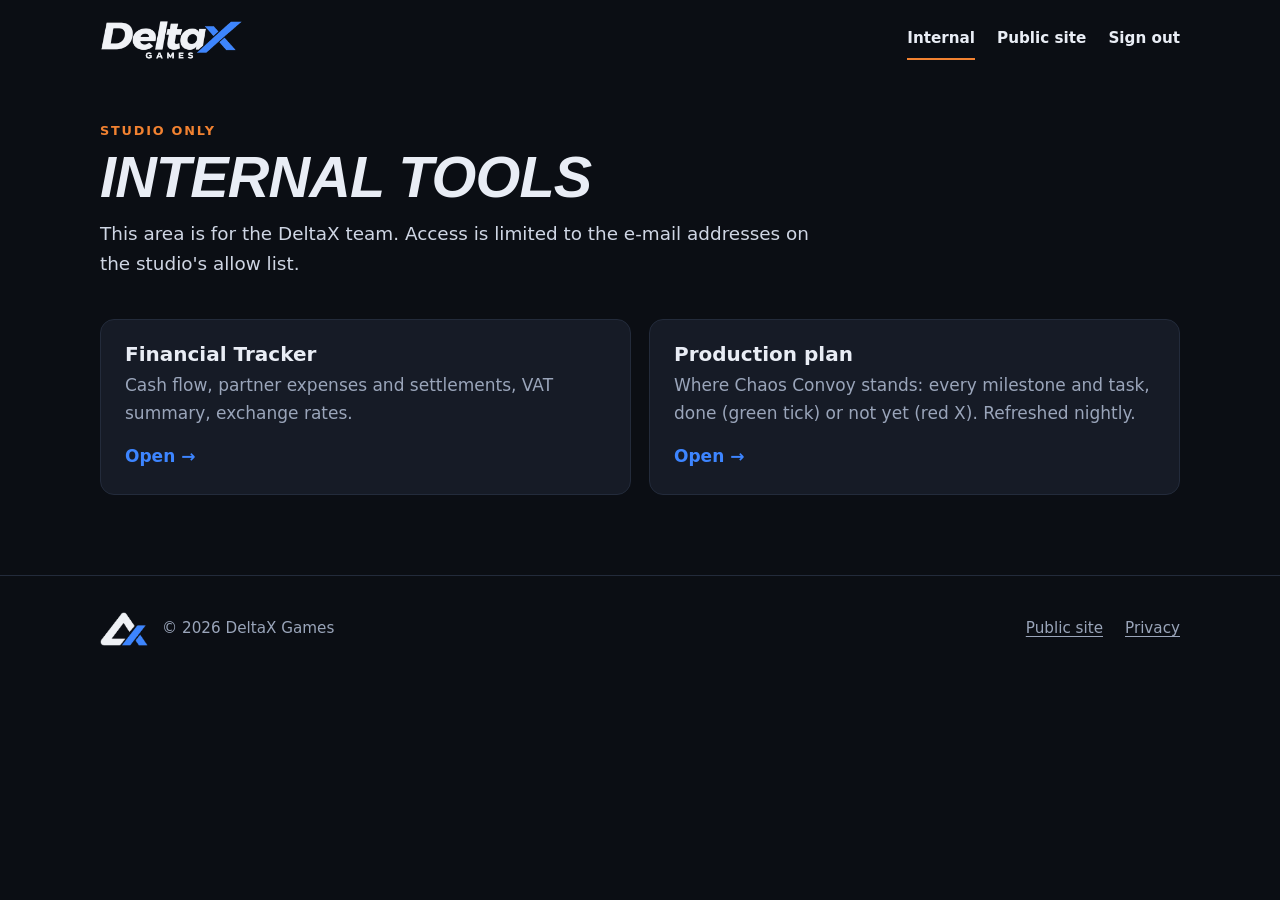
<file: int/index.html>
<!doctype html>
<html lang="en">
<head>
  <meta charset="utf-8">
  <meta name="viewport" content="width=device-width, initial-scale=1">
  <title>Internal — DeltaX Games</title>
  <meta name="robots" content="noindex, nofollow">
  <meta name="theme-color" content="#0b0e14">
  <link rel="icon" href="/favicon.ico" sizes="any">
  <link rel="icon" type="image/png" href="/favicon.png">
  <link rel="apple-touch-icon" href="/assets/apple-touch-icon.png">
  <link rel="stylesheet" href="/styles.css">
  <style>
    .tools { display: grid; grid-template-columns: repeat(auto-fit, minmax(min(280px, 100%), 1fr)); gap: 18px; margin-top: 28px; }
    .tool { display: block; text-decoration: none; color: var(--text); background: var(--panel-2); border: 1px solid var(--line); border-radius: var(--radius); padding: 24px; }
    .tool:hover { border-color: var(--blue); color: var(--text); }
    .tool h2 { font-size: 1.25rem; margin: 0 0 6px; font-family: var(--body); font-style: normal; text-transform: none; letter-spacing: 0; }
    .tool p { margin: 0; color: var(--muted); }
    .tool .go { display: inline-block; margin-top: 14px; color: var(--blue); font-weight: 600; }
    .logout { color: var(--muted); font-size: 0.95rem; }
  </style>
</head>
<body>
  <a class="skip" href="#main">Skip to content</a>

  <header class="site-header">
    <div class="wrap">
      <a class="brand" href="/"><img src="/assets/logo/logo-wordmark-ondark.png" alt="DeltaX Games" width="143" height="40"></a>
      <nav class="nav" aria-label="Internal">
        <a href="/int/" aria-current="page">Internal</a>
        <a href="/">Public site</a>
        <a class="logout" href="/cdn-cgi/access/logout">Sign out</a>
      </nav>
    </div>
  </header>

  <main id="main" class="page">
    <div class="wrap">
      <p class="kicker">Studio only</p>
      <h1>Internal tools</h1>
      <p class="intro">This area is for the DeltaX team. Access is limited to the e-mail addresses on the studio's allow list.</p>

      <div class="tools">
        <a class="tool" href="/int/finance_dashboard/">
          <h2>Financial Tracker</h2>
          <p>Cash flow, partner expenses and settlements, VAT summary, exchange rates.</p>
          <span class="go">Open →</span>
        </a>
        <a class="tool" href="/int/production_plan/">
          <h2>Production plan</h2>
          <p>Where Chaos Convoy stands: every milestone and task, done (green tick) or not yet (red X). Refreshed nightly.</p>
          <span class="go">Open →</span>
        </a>
      </div>
    </div>
  </main>

  <footer class="site-footer">
    <div class="wrap">
      <div class="left">
        <img src="/assets/logo/logo-mark-ondark.png" alt="" width="48" height="34">
        <span>© 2026 DeltaX Games</span>
      </div>
      <nav aria-label="Footer">
        <a href="/">Public site</a>
        <a href="/privacy.html">Privacy</a>
      </nav>
    </div>
  </footer>
</body>
</html>
</file>
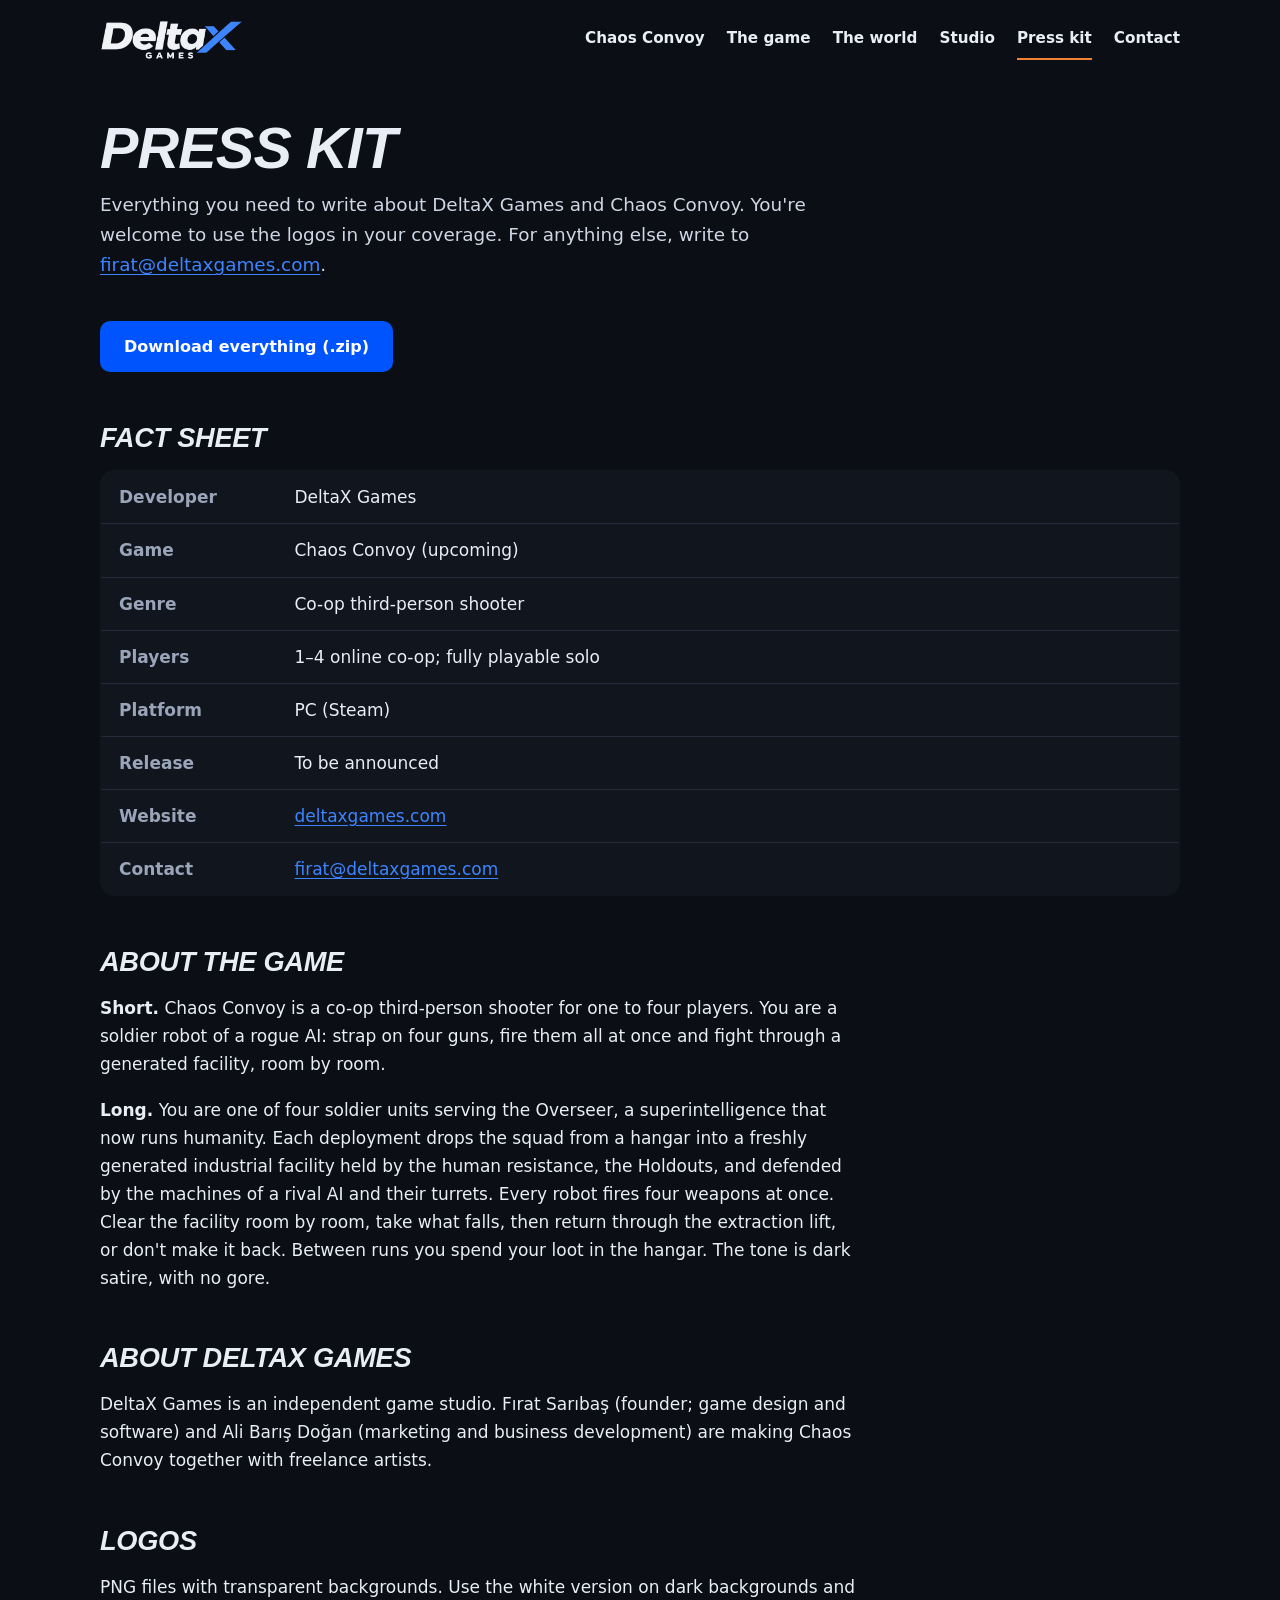
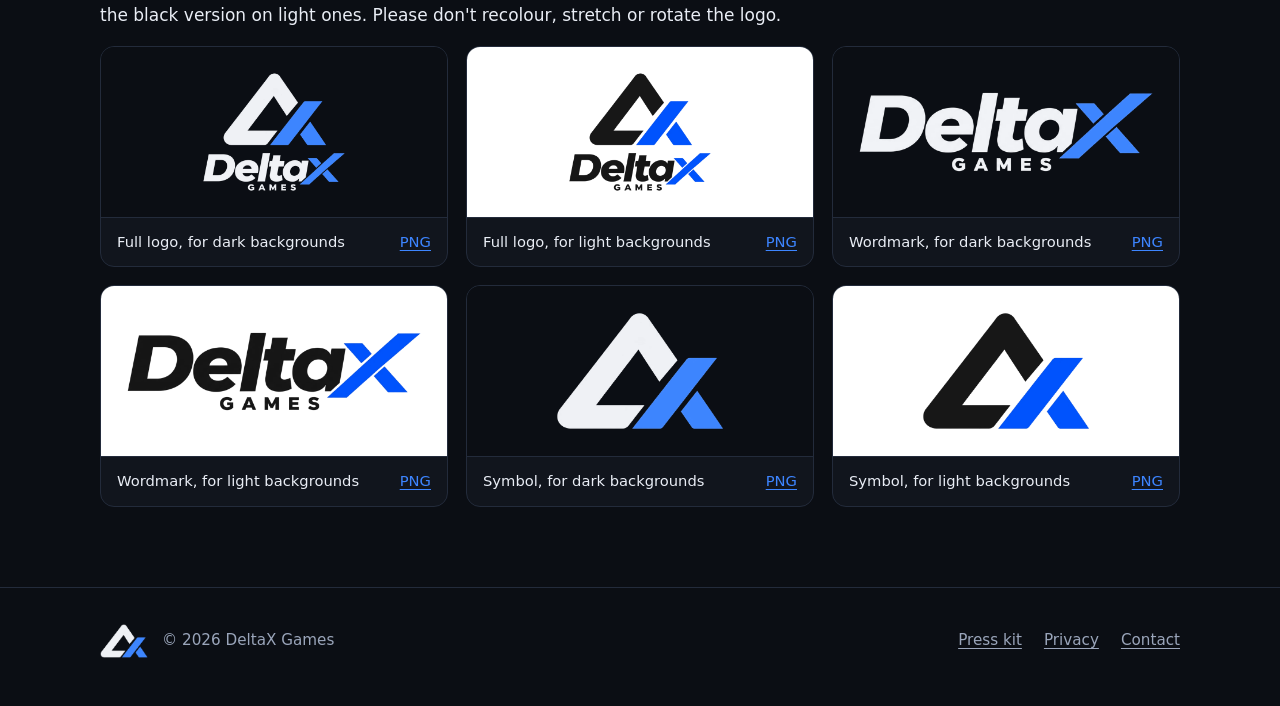
<file: press.html>
<!doctype html>
<html lang="en">
<head>
  <meta charset="utf-8">
  <meta name="viewport" content="width=device-width, initial-scale=1">
  <title>Press kit — DeltaX Games</title>
  <meta name="description" content="Fact sheet and logos for DeltaX Games and its upcoming game Chaos Convoy.">
  <meta name="theme-color" content="#0b0e14">
  <link rel="canonical" href="https://deltaxgames.com/press.html">
  <link rel="icon" href="favicon.ico" sizes="any">
  <link rel="icon" type="image/png" href="favicon.png">
  <link rel="apple-touch-icon" href="assets/apple-touch-icon.png">
  <meta property="og:type" content="website">
  <meta property="og:site_name" content="DeltaX Games">
  <meta property="og:title" content="Press kit — DeltaX Games">
  <meta property="og:description" content="Fact sheet and logos for Chaos Convoy.">
  <meta property="og:url" content="https://deltaxgames.com/press.html">
  <meta property="og:image" content="https://deltaxgames.com/assets/og-image.png">
  <meta name="twitter:card" content="summary_large_image">
  <link rel="stylesheet" href="styles.css">
</head>
<body>
  <a class="skip" href="#main">Skip to content</a>

  <header class="site-header">
    <div class="wrap">
      <a class="brand" href="index.html"><img src="assets/logo/logo-wordmark-ondark.png" alt="DeltaX Games" width="143" height="40"></a>
      <nav class="nav" aria-label="Main">
        <a href="chaos-convoy/">Chaos Convoy</a>
        <a href="index.html#game">The game</a>
        <a href="index.html#world">The world</a>
        <a href="index.html#studio">Studio</a>
        <a href="press.html" aria-current="page">Press kit</a>
        <a href="index.html#contact">Contact</a>
      </nav>
    </div>
  </header>

  <main id="main" class="page">
    <div class="wrap">
      <h1>Press kit</h1>
      <p class="intro">Everything you need to write about DeltaX Games and Chaos Convoy. You're welcome to use the logos in your coverage. For anything else, write to <a href="mailto:firat@deltaxgames.com">firat@deltaxgames.com</a>.</p>

      <p><a class="btn btn-primary" href="press-kit/deltaxgames-press-kit.zip" download>Download everything (.zip)</a></p>

      <h2>Fact sheet</h2>
      <table class="facts">
        <tr><th scope="row">Developer</th><td>DeltaX Games</td></tr>
        <tr><th scope="row">Game</th><td>Chaos Convoy (upcoming)</td></tr>
        <tr><th scope="row">Genre</th><td>Co-op third-person shooter</td></tr>
        <tr><th scope="row">Players</th><td>1–4 online co-op; fully playable solo</td></tr>
        <tr><th scope="row">Platform</th><td>PC (Steam)</td></tr>
        <tr><th scope="row">Release</th><td>To be announced</td></tr>
        <tr><th scope="row">Website</th><td><a href="https://deltaxgames.com">deltaxgames.com</a></td></tr>
        <tr><th scope="row">Contact</th><td><a href="mailto:firat@deltaxgames.com">firat@deltaxgames.com</a></td></tr>
      </table>

      <h2>About the game</h2>
      <div class="prose">
        <p><strong>Short.</strong> Chaos Convoy is a co-op third-person shooter for one to four players. You are a soldier robot of a rogue AI: strap on four guns, fire them all at once and fight through a generated facility, room by room.</p>
        <p><strong>Long.</strong> You are one of four soldier units serving the Overseer, a superintelligence that now runs humanity. Each deployment drops the squad from a hangar into a freshly generated industrial facility held by the human resistance, the Holdouts, and defended by the machines of a rival AI and their turrets. Every robot fires four weapons at once. Clear the facility room by room, take what falls, then return through the extraction lift, or don't make it back. Between runs you spend your loot in the hangar. The tone is dark satire, with no gore.</p>
      </div>

      <h2>About DeltaX Games</h2>
      <div class="prose">
        <p>DeltaX Games is an independent game studio. Fırat Sarıbaş (founder; game design and software) and Ali Barış Doğan (marketing and business development) are making Chaos Convoy together with freelance artists.</p>
      </div>

      <h2>Logos</h2>
      <p class="prose">PNG files with transparent backgrounds. Use the white version on dark backgrounds and the black version on light ones. Please don't recolour, stretch or rotate the logo.</p>
      <div class="logo-grid">
        <div class="logo-tile">
          <div class="stage on-dark"><img src="assets/logo/logo-full-ondark.png" alt="DeltaX Games logo, white and blue, for dark backgrounds" width="1000" height="832"></div>
          <div class="meta"><span>Full logo, for dark backgrounds</span><a href="assets/logo/logo-full-ondark.png" download>PNG</a></div>
        </div>
        <div class="logo-tile">
          <div class="stage on-light"><img src="assets/logo/logo-full-onlight.png" alt="DeltaX Games logo, black and blue, for light backgrounds" width="1000" height="832"></div>
          <div class="meta"><span>Full logo, for light backgrounds</span><a href="assets/logo/logo-full-onlight.png" download>PNG</a></div>
        </div>
        <div class="logo-tile">
          <div class="stage on-dark"><img src="assets/logo/logo-wordmark-ondark.png" alt="DeltaX Games wordmark for dark backgrounds" width="1000" height="280"></div>
          <div class="meta"><span>Wordmark, for dark backgrounds</span><a href="assets/logo/logo-wordmark-ondark.png" download>PNG</a></div>
        </div>
        <div class="logo-tile">
          <div class="stage on-light"><img src="assets/logo/logo-wordmark-onlight.png" alt="DeltaX Games wordmark for light backgrounds" width="1000" height="280"></div>
          <div class="meta"><span>Wordmark, for light backgrounds</span><a href="assets/logo/logo-wordmark-onlight.png" download>PNG</a></div>
        </div>
        <div class="logo-tile">
          <div class="stage on-dark"><img src="assets/logo/logo-mark-ondark.png" alt="DeltaX Games symbol for dark backgrounds" width="560" height="397"></div>
          <div class="meta"><span>Symbol, for dark backgrounds</span><a href="assets/logo/logo-mark-ondark.png" download>PNG</a></div>
        </div>
        <div class="logo-tile">
          <div class="stage on-light"><img src="assets/logo/logo-mark-onlight.png" alt="DeltaX Games symbol for light backgrounds" width="560" height="397"></div>
          <div class="meta"><span>Symbol, for light backgrounds</span><a href="assets/logo/logo-mark-onlight.png" download>PNG</a></div>
        </div>
      </div>

    </div>
  </main>

  <footer class="site-footer">
    <div class="wrap">
      <div class="left">
        <img src="assets/logo/logo-mark-ondark.png" alt="" width="48" height="34">
        <span>© 2026 DeltaX Games</span>
      </div>
      <nav aria-label="Footer">
        <a href="press.html">Press kit</a>
        <a href="privacy.html">Privacy</a>
        <a href="mailto:firat@deltaxgames.com">Contact</a>
      </nav>
    </div>
  </footer>
</body>
</html>
</file>
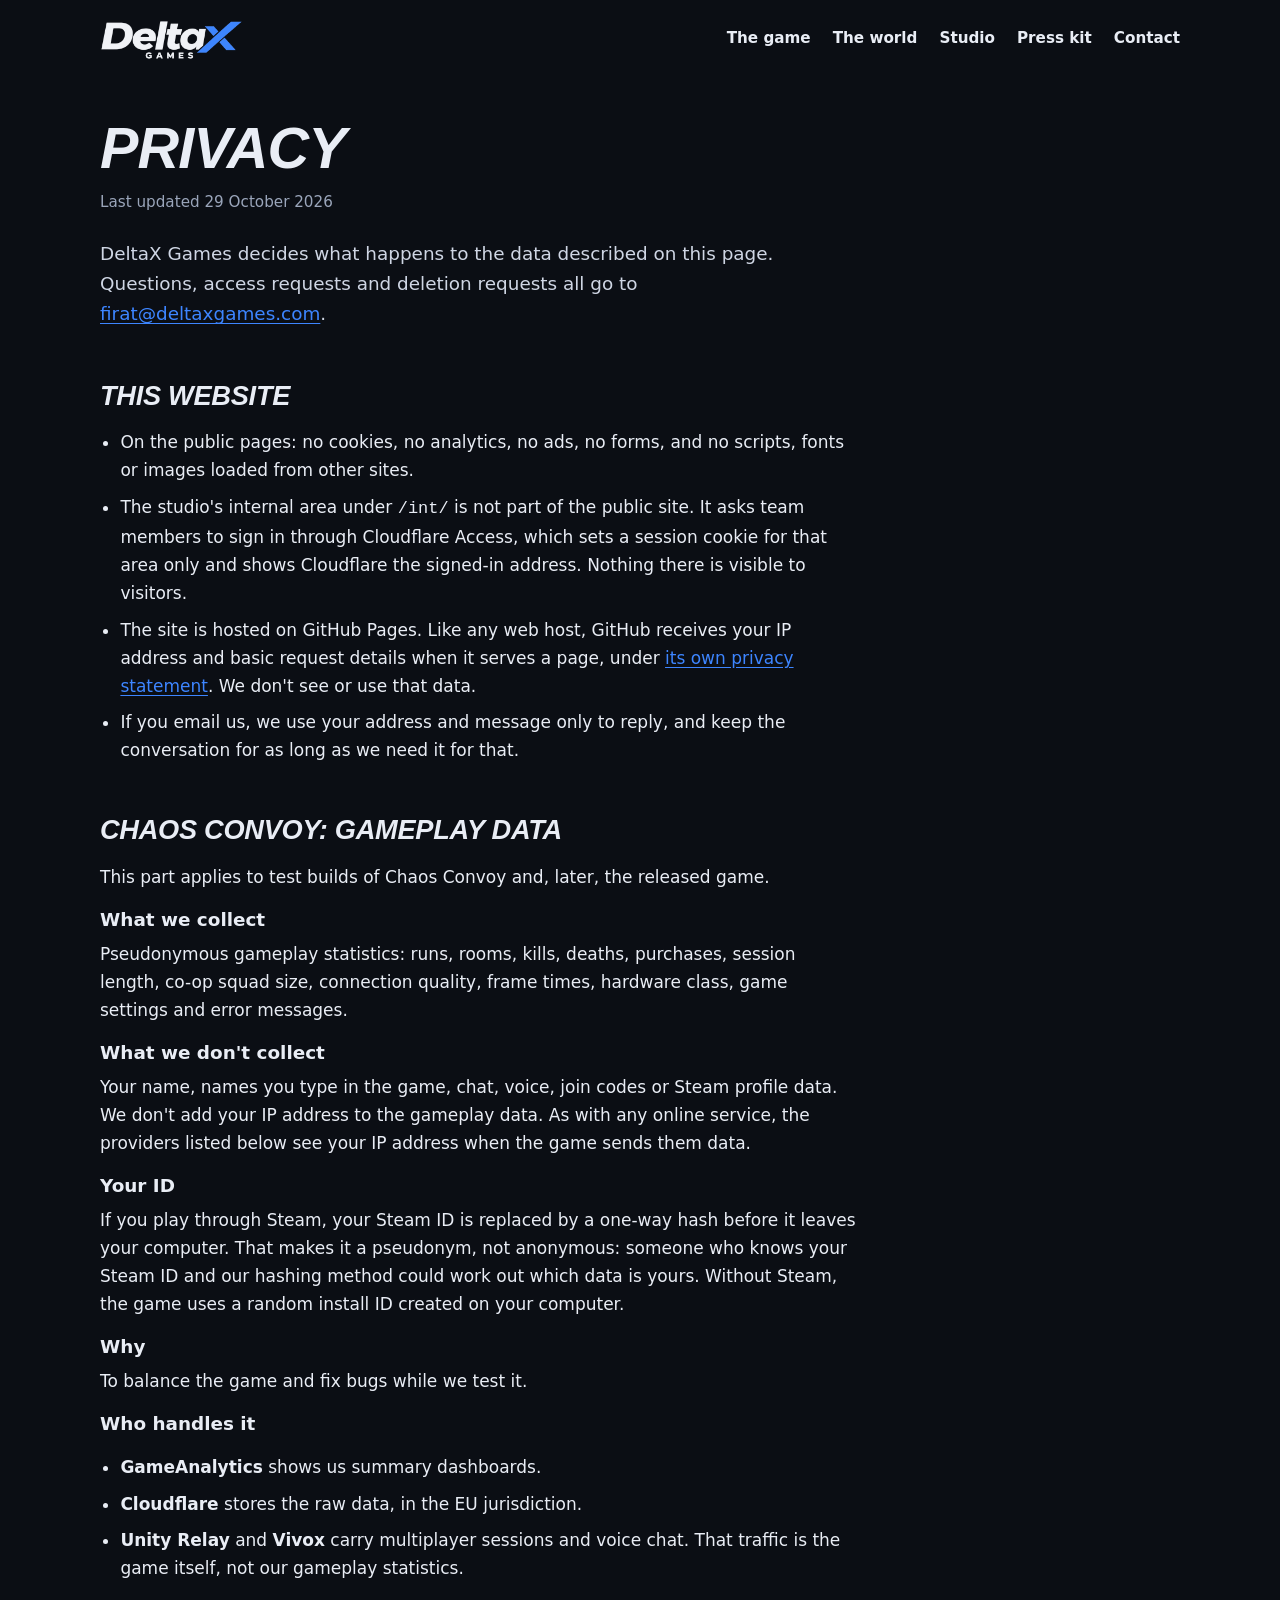
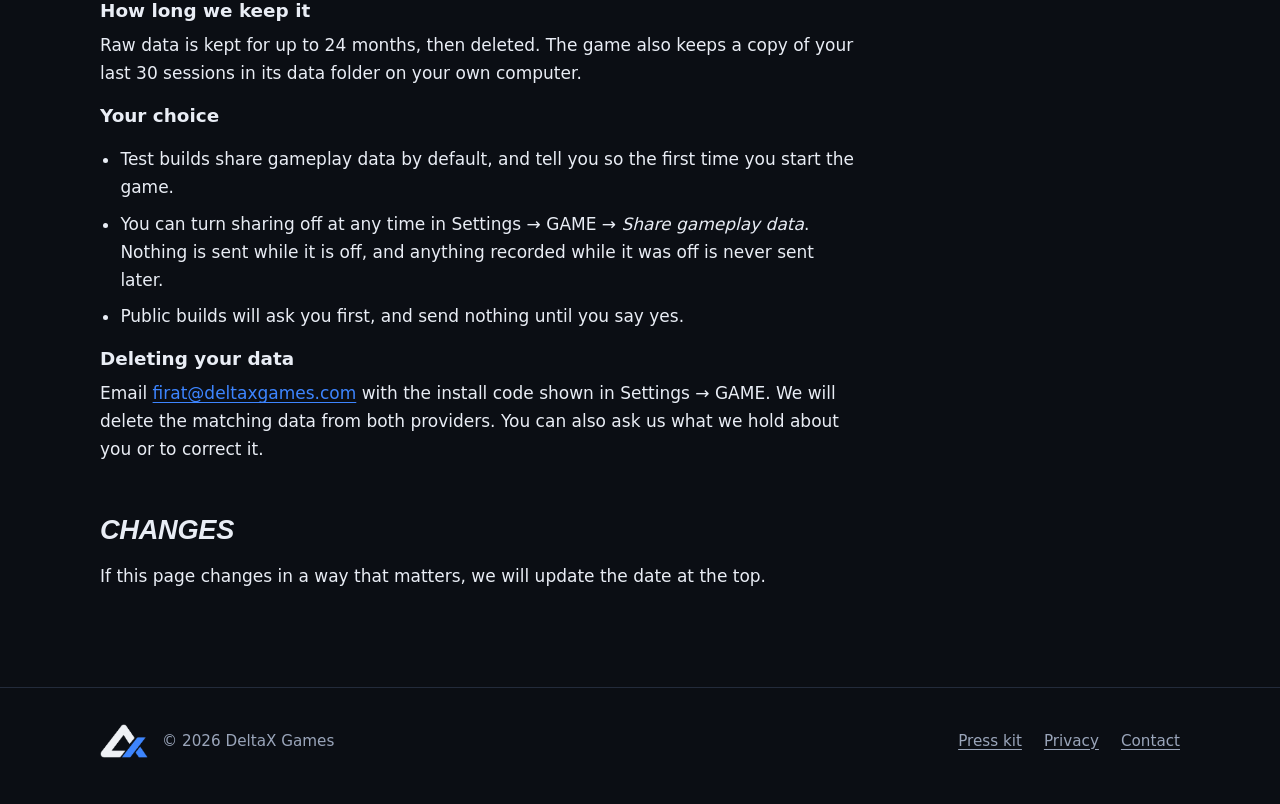
<file: privacy.html>
<!doctype html>
<html lang="en">
<head>
  <meta charset="utf-8">
  <meta name="viewport" content="width=device-width, initial-scale=1">
  <title>Privacy — DeltaX Games</title>
  <meta name="description" content="How DeltaX Games handles data on this website and in Chaos Convoy.">
  <meta name="theme-color" content="#0b0e14">
  <link rel="canonical" href="https://deltaxgames.com/privacy.html">
  <link rel="icon" href="favicon.ico" sizes="any">
  <link rel="icon" type="image/png" href="favicon.png">
  <link rel="apple-touch-icon" href="assets/apple-touch-icon.png">
  <link rel="stylesheet" href="styles.css">
</head>
<body>
  <a class="skip" href="#main">Skip to content</a>

  <header class="site-header">
    <div class="wrap">
      <a class="brand" href="index.html"><img src="assets/logo/logo-wordmark-ondark.png" alt="DeltaX Games" width="143" height="40"></a>
      <nav class="nav" aria-label="Main">
        <a href="index.html#game">The game</a>
        <a href="index.html#world">The world</a>
        <a href="index.html#studio">Studio</a>
        <a href="press.html">Press kit</a>
        <a href="index.html#contact">Contact</a>
      </nav>
    </div>
  </header>

  <main id="main" class="page">
    <div class="wrap">
      <h1>Privacy</h1>
      <p class="updated">Last updated 29 October 2026</p>
      <div class="prose">
        <p class="intro" style="margin-top:24px">DeltaX Games decides what happens to the data described on this page. Questions, access requests and deletion requests all go to <a href="mailto:firat@deltaxgames.com">firat@deltaxgames.com</a>.</p>

        <h2>This website</h2>
        <ul>
          <li>On the public pages: no cookies, no analytics, no ads, no forms, and no scripts, fonts or images loaded from other sites.</li>
          <li>The studio's internal area under <code>/int/</code> is not part of the public site. It asks team members to sign in through Cloudflare Access, which sets a session cookie for that area only and shows Cloudflare the signed-in address. Nothing there is visible to visitors.</li>
          <li>The site is hosted on GitHub Pages. Like any web host, GitHub receives your IP address and basic request details when it serves a page, under <a href="https://docs.github.com/en/site-policy/privacy-policies/github-general-privacy-statement">its own privacy statement</a>. We don't see or use that data.</li>
          <li>If you email us, we use your address and message only to reply, and keep the conversation for as long as we need it for that.</li>
        </ul>

        <h2>Chaos Convoy: gameplay data</h2>
        <p>This part applies to test builds of Chaos Convoy and, later, the released game.</p>

        <h3>What we collect</h3>
        <p>Pseudonymous gameplay statistics: runs, rooms, kills, deaths, purchases, session length, co-op squad size, connection quality, frame times, hardware class, game settings and error messages.</p>

        <h3>What we don't collect</h3>
        <p>Your name, names you type in the game, chat, voice, join codes or Steam profile data. We don't add your IP address to the gameplay data. As with any online service, the providers listed below see your IP address when the game sends them data.</p>

        <h3>Your ID</h3>
        <p>If you play through Steam, your Steam ID is replaced by a one-way hash before it leaves your computer. That makes it a pseudonym, not anonymous: someone who knows your Steam ID and our hashing method could work out which data is yours. Without Steam, the game uses a random install ID created on your computer.</p>

        <h3>Why</h3>
        <p>To balance the game and fix bugs while we test it.</p>

        <h3>Who handles it</h3>
        <ul>
          <li><strong>GameAnalytics</strong> shows us summary dashboards.</li>
          <li><strong>Cloudflare</strong> stores the raw data, in the EU jurisdiction.</li>
          <li><strong>Unity Relay</strong> and <strong>Vivox</strong> carry multiplayer sessions and voice chat. That traffic is the game itself, not our gameplay statistics.</li>
        </ul>

        <h3>How long we keep it</h3>
        <p>Raw data is kept for up to 24 months, then deleted. The game also keeps a copy of your last 30 sessions in its data folder on your own computer.</p>

        <h3>Your choice</h3>
        <ul>
          <li>Test builds share gameplay data by default, and tell you so the first time you start the game.</li>
          <li>You can turn sharing off at any time in Settings → GAME → <em>Share gameplay data</em>. Nothing is sent while it is off, and anything recorded while it was off is never sent later.</li>
          <li>Public builds will ask you first, and send nothing until you say yes.</li>
        </ul>

        <h3>Deleting your data</h3>
        <p>Email <a href="mailto:firat@deltaxgames.com">firat@deltaxgames.com</a> with the install code shown in Settings → GAME. We will delete the matching data from both providers. You can also ask us what we hold about you or to correct it.</p>

        <h2>Changes</h2>
        <p>If this page changes in a way that matters, we will update the date at the top.</p>
      </div>
    </div>
  </main>

  <footer class="site-footer">
    <div class="wrap">
      <div class="left">
        <img src="assets/logo/logo-mark-ondark.png" alt="" width="48" height="34">
        <span>© 2026 DeltaX Games</span>
      </div>
      <nav aria-label="Footer">
        <a href="press.html">Press kit</a>
        <a href="privacy.html">Privacy</a>
        <a href="mailto:firat@deltaxgames.com">Contact</a>
      </nav>
    </div>
  </footer>
</body>
</html>
</file>
<file: styles.css>
/* DeltaX Games — one stylesheet for every page. No fonts or scripts are loaded from other sites. */

:root {
  color-scheme: dark;
  --bg: #0b0e14;
  --panel: #11151d;
  --panel-2: #161b26;
  --line: #232b3b;
  --text: #e9edf5;
  --muted: #9aa5ba;
  --blue: #3d85ff;
  --blue-strong: #0054fe;
  --orange: #f28231;
  --radius: 14px;
  --maxw: 1120px;
  --display: "Arial Black", "Helvetica Neue", Arial, system-ui, sans-serif;
  --body: system-ui, -apple-system, "Segoe UI", Roboto, "Helvetica Neue", Arial, sans-serif;
}

*, *::before, *::after { box-sizing: border-box; }

html { scroll-behavior: smooth; scroll-padding-top: 16px; }

body {
  margin: 0;
  background: var(--bg);
  color: var(--text);
  font-family: var(--body);
  font-size: 1.0625rem;
  line-height: 1.65;
  -webkit-font-smoothing: antialiased;
}

img { max-width: 100%; height: auto; display: block; }

a { color: var(--blue); text-underline-offset: 3px; }
a:hover { color: #7aa9ff; }

:focus-visible { outline: 3px solid var(--blue); outline-offset: 3px; border-radius: 4px; }

.skip {
  position: absolute; left: 16px; top: -60px; z-index: 10;
  background: var(--blue-strong); color: #fff; padding: 10px 16px; border-radius: 8px; text-decoration: none;
}
.skip:focus { top: 16px; }

.wrap { width: 100%; max-width: var(--maxw); margin: 0 auto; padding: 0 20px; }

/* ---------- header ---------- */
.site-header { padding: 20px 0; }
.site-header .wrap { display: flex; align-items: center; justify-content: space-between; gap: 16px 28px; flex-wrap: wrap; }
.brand img { height: 40px; width: auto; }
.nav { display: flex; flex-wrap: wrap; gap: 6px 22px; }
.nav a { color: var(--text); text-decoration: none; font-size: 0.95rem; font-weight: 600; padding: 6px 0; border-bottom: 2px solid transparent; }
.nav a:hover { color: #fff; border-bottom-color: var(--blue); }
.nav a[aria-current="page"] { border-bottom-color: var(--orange); }

/* ---------- hero ---------- */
.hero {
  position: relative;
  padding: 72px 0 88px;
  background:
    radial-gradient(900px 420px at 82% 0%, rgba(0, 84, 254, 0.30), transparent 70%),
    radial-gradient(700px 360px at 0% 100%, rgba(242, 130, 49, 0.10), transparent 70%);
  overflow: hidden;
}
.hero .wrap { display: grid; grid-template-columns: 1.35fr 1fr; gap: 40px; align-items: center; }
.eyebrow { margin: 0 0 14px; color: var(--blue); font-weight: 700; letter-spacing: 0.14em; text-transform: uppercase; font-size: 0.82rem; }
.hero h1 {
  margin: 0 0 20px;
  font-family: var(--display);
  font-style: italic;
  font-weight: 900;
  text-transform: uppercase;
  font-size: clamp(3rem, 9.5vw, 6.6rem);
  line-height: 0.92;
  letter-spacing: -0.02em;
}
.hero h1 span { display: block; }
.hero h1 .accent { color: var(--orange); }
.lede { font-size: clamp(1.1rem, 2.2vw, 1.4rem); color: #cfd6e4; max-width: 34ch; margin: 0 0 26px; line-height: 1.45; }
.badges { display: flex; flex-wrap: wrap; gap: 10px; margin: 0 0 28px; padding: 0; list-style: none; }
.badges li { border: 1px solid var(--line); background: rgba(17, 21, 29, 0.7); color: var(--muted); border-radius: 999px; padding: 6px 14px; font-size: 0.9rem; font-weight: 600; }
.hero-mark { justify-self: center; width: min(100%, 380px); filter: drop-shadow(0 0 60px rgba(0, 84, 254, 0.45)); }
.hazard {
  height: 12px; width: 100%;
  background: repeating-linear-gradient(-45deg, var(--orange) 0 16px, #12151c 16px 32px);
  opacity: 0.92;
}

/* ---------- buttons ---------- */
.actions { display: flex; flex-wrap: wrap; gap: 12px; }
.btn {
  display: inline-block; font: inherit; font-weight: 700; font-size: 1rem; line-height: 1.2;
  padding: 14px 22px; border-radius: 10px; text-decoration: none; border: 2px solid transparent;
}
.btn-primary { background: var(--blue-strong); color: #fff; }
.btn-primary:hover { background: #1a69ff; color: #fff; }
.btn-ghost { border-color: var(--line); color: var(--text); background: transparent; }
.btn-ghost:hover { border-color: var(--blue); color: #fff; }
.btn-soon { border: 2px dashed #3a4459; color: var(--muted); background: transparent; cursor: default; }

/* ---------- sections ---------- */
section { padding: 76px 0; }
.band { background: var(--panel); border-top: 1px solid var(--line); border-bottom: 1px solid var(--line); }
.kicker { margin: 0 0 8px; color: var(--orange); font-weight: 700; letter-spacing: 0.14em; text-transform: uppercase; font-size: 0.8rem; }
h2 {
  margin: 0 0 18px;
  font-family: var(--display); font-style: italic; font-weight: 900; text-transform: uppercase;
  font-size: clamp(1.8rem, 4.5vw, 2.7rem); line-height: 1.05; letter-spacing: -0.01em;
}
h3 { margin: 0 0 8px; font-size: 1.15rem; line-height: 1.3; }
.intro { max-width: 62ch; color: #cfd6e4; font-size: 1.15rem; margin: 0 0 36px; }
p { margin: 0 0 1em; }

.cards { display: grid; grid-template-columns: repeat(auto-fit, minmax(min(250px, 100%), 1fr)); gap: 18px; }
.card { background: var(--panel-2); border: 1px solid var(--line); border-radius: var(--radius); padding: 24px; }
.card p { margin: 0; color: var(--muted); }
.card .num { color: var(--blue); font-family: var(--display); font-style: italic; font-size: 1.5rem; display: block; margin-bottom: 6px; }


/* ---------- studio / contact ---------- */
.two { display: grid; grid-template-columns: 1fr 1fr; gap: 40px; align-items: start; }
.contact-box { background: var(--panel-2); border: 1px solid var(--line); border-radius: var(--radius); padding: 28px; }
.contact-box .mail { font-size: clamp(1.15rem, 3vw, 1.6rem); font-weight: 700; word-break: break-word; }

/* ---------- sub pages (press, privacy, 404) ---------- */
.page { padding: 40px 0 80px; }
.page h1 { margin: 0 0 12px; font-family: var(--display); font-style: italic; font-weight: 900; text-transform: uppercase; font-size: clamp(2.2rem, 6vw, 3.6rem); line-height: 1; letter-spacing: -0.015em; }
.page .intro { margin-bottom: 40px; }
.page h2 { font-size: clamp(1.3rem, 3vw, 1.7rem); margin-top: 52px; }
.prose { max-width: 70ch; }
.prose ul { padding-left: 1.2em; }
.prose li { margin-bottom: 0.5em; }
.updated { color: var(--muted); font-size: 0.95rem; }

.facts { width: 100%; border-collapse: collapse; background: var(--panel); border: 1px solid var(--line); border-radius: var(--radius); overflow: hidden; }
.facts th, .facts td { text-align: left; padding: 12px 18px; border-bottom: 1px solid var(--line); vertical-align: top; }
.facts tr:last-child th, .facts tr:last-child td { border-bottom: 0; }
.facts th { width: 11rem; color: var(--muted); font-weight: 600; }

.logo-grid { display: grid; grid-template-columns: repeat(auto-fit, minmax(min(260px, 100%), 1fr)); gap: 18px; }
.logo-tile { border: 1px solid var(--line); border-radius: var(--radius); overflow: hidden; background: var(--panel); }
.logo-tile .stage { display: flex; align-items: center; justify-content: center; min-height: 170px; padding: 24px; }
.logo-tile .stage.on-dark { background: var(--bg); }
.logo-tile .stage.on-light { background: #fff; }
.logo-tile .stage img { max-height: 120px; width: auto; max-width: 100%; }
.logo-tile .meta { padding: 12px 16px; display: flex; justify-content: space-between; gap: 12px; flex-wrap: wrap; font-size: 0.92rem; border-top: 1px solid var(--line); }

/* ---------- footer ---------- */
.site-footer { border-top: 1px solid var(--line); padding: 36px 0 48px; color: var(--muted); font-size: 0.95rem; }
.site-footer .wrap { display: flex; flex-wrap: wrap; align-items: center; justify-content: space-between; gap: 16px 28px; }
.site-footer .left { display: flex; align-items: center; gap: 14px; }
.site-footer img { height: 34px; width: auto; }
.site-footer nav { display: flex; gap: 6px 22px; flex-wrap: wrap; }
.site-footer a { color: var(--muted); }
.site-footer a:hover { color: var(--text); }

/* ---------- small screens ---------- */
@media (max-width: 820px) {
  .hero { padding: 44px 0 64px; }
  .hero .wrap { grid-template-columns: 1fr; }
  .hero-mark { display: none; }
  .two { grid-template-columns: 1fr; gap: 28px; }
  section { padding: 56px 0; }
  .facts th { width: 8rem; }
}
@media (max-width: 480px) {
  .btn { width: 100%; text-align: center; }
  .facts th, .facts td { display: block; width: 100%; padding: 6px 16px; border-bottom: 0; }
  .facts tr { display: block; padding: 8px 0; border-bottom: 1px solid var(--line); }
  .facts tr:last-child { border-bottom: 0; }
}

@media (prefers-reduced-motion: reduce) { html { scroll-behavior: auto; } }
</file>
<file: chaos-convoy/chaos-convoy.css>
/* Chaos Convoy product page. Loaded after /styles.css; every rule is scoped to body.cc or a cc- class.
   No scripts, no third-party requests. Fonts: Barlow and Barlow Condensed (SIL OFL 1.1, see fonts/OFL.txt). */

@font-face { font-family: "Barlow"; font-weight: 500; font-style: normal; font-display: swap; src: url("fonts/Barlow-Medium.woff") format("woff"); }
@font-face { font-family: "Barlow"; font-weight: 600 700; font-style: normal; font-display: swap; src: url("fonts/Barlow-SemiBold.woff") format("woff"); }
@font-face { font-family: "Barlow Condensed"; font-weight: 600; font-style: normal; font-display: swap; src: url("fonts/BarlowCondensed-SemiBold.woff") format("woff"); }
@font-face { font-family: "Barlow Condensed"; font-weight: 700 900; font-style: normal; font-display: swap; src: url("fonts/BarlowCondensed-Bold.woff") format("woff"); }

.cc {
  --gold: #f5c542;
  --green: #4ade80;
  --cyan: #38d6f5;
  --pink: #ff5fb7;
  --cc-display: "Barlow Condensed", "Arial Narrow", "Helvetica Neue", Arial, sans-serif;
  --cc-body: "Barlow", system-ui, -apple-system, "Segoe UI", Roboto, Arial, sans-serif;
  font-family: var(--cc-body);
  font-weight: 500;
  font-size: 1.125rem;
  overflow-x: hidden;
}
.cc :focus-visible { outline-color: var(--orange); }
.cc strong { font-weight: 600; color: #fff; }

/* ---------- header over the key art ---------- */
.cc .site-header {
  position: absolute; top: 0; left: 0; right: 0; z-index: 5;
  background: linear-gradient(rgba(11, 14, 20, 0.88), rgba(11, 14, 20, 0));
  padding-bottom: 48px;
}
.cc .nav a { text-shadow: 0 1px 8px rgba(0, 0, 0, 0.8); }
.cc .nav a:hover { border-bottom-color: var(--orange); }

/* ---------- type ---------- */
.cc h2 {
  font-family: var(--cc-display); font-style: normal; font-weight: 700;
  font-size: clamp(2.3rem, 5.6vw, 3.9rem); line-height: 0.98; letter-spacing: 0.005em;
  margin-bottom: 20px;
}
.cc h3 { font-family: var(--cc-display); font-weight: 700; text-transform: uppercase; font-size: 1.45rem; letter-spacing: 0.02em; line-height: 1.1; }
.cc .kicker { font-family: var(--cc-display); font-weight: 600; font-size: 1.05rem; letter-spacing: 0.22em; display: flex; align-items: center; gap: 12px; }
.cc .kicker::before { content: ""; width: 34px; height: 3px; background: var(--orange); }
.cc .intro { font-size: 1.22rem; line-height: 1.55; }
.cc-big { font-size: clamp(1.2rem, 2.1vw, 1.4rem); line-height: 1.5; color: #dfe5f0; }
.cc-orange { color: var(--orange); }
.cc-head { max-width: 780px; margin-bottom: 36px; }
.cc-head .intro { margin-bottom: 0; }
.cc section { padding: 96px 0; position: relative; }

/* ---------- hero ---------- */
.cc-hero { position: relative; background: var(--bg); }
.cc-hero-art { position: relative; height: clamp(340px, 50vw, 700px); overflow: hidden; }
.cc-hero-art img { width: 100%; height: 100%; object-fit: cover; object-position: 50% 42%; animation: cc-drift 28s ease-in-out infinite alternate; }
.cc-hero-art::after {
  content: ""; position: absolute; inset: 0;
  background:
    linear-gradient(to bottom, rgba(11, 14, 20, 0) 45%, rgba(11, 14, 20, 0.82) 82%, var(--bg) 100%),
    radial-gradient(120% 90% at 50% 40%, rgba(11, 14, 20, 0) 55%, rgba(11, 14, 20, 0.6) 100%);
}
@keyframes cc-drift { from { transform: scale(1.02); } to { transform: scale(1.09) translateY(-1%); } }

.cc-hero-body { position: relative; z-index: 2; text-align: center; margin-top: clamp(-190px, -15vw, -90px); padding-bottom: 72px; }
.cc-eyebrow { margin: 0 0 10px; font-family: var(--cc-display); font-weight: 600; text-transform: uppercase; letter-spacing: 0.26em; font-size: 0.98rem; color: #cfd6e4; text-shadow: 0 1px 10px #000; }
.cc-logo { margin: 0 auto; width: min(78vw, 480px); filter: drop-shadow(0 18px 40px rgba(0, 0, 0, 0.75)); }
.cc-logo img { width: 100%; }
.cc-tagline {
  margin: 22px 0 14px; font-family: var(--cc-display); font-weight: 700; text-transform: uppercase;
  font-size: clamp(2.2rem, 6.4vw, 4.2rem); line-height: 0.95; letter-spacing: 0.01em;
}
.cc-tagline span { color: var(--orange); }
.cc-lede { max-width: 46ch; margin: 0 auto 24px; font-size: clamp(1.12rem, 2vw, 1.32rem); line-height: 1.5; color: #d5dbe7; }
.cc-badges { list-style: none; margin: 0 0 28px; padding: 0; display: flex; flex-wrap: wrap; justify-content: center; gap: 10px; }
.cc-badges li {
  font-family: var(--cc-display); font-weight: 600; text-transform: uppercase; letter-spacing: 0.1em; font-size: 0.98rem;
  padding: 6px 14px; border: 1px solid #2c3648; border-radius: 6px; background: rgba(17, 21, 29, 0.8); color: #cfd6e4;
}
.cc-badges li:nth-child(1) { border-left: 3px solid var(--gold); }
.cc-badges li:nth-child(2) { border-left: 3px solid var(--green); }
.cc-badges li:nth-child(3) { border-left: 3px solid var(--cyan); }
.cc-badges li:nth-child(4) { border-left: 3px solid var(--pink); }
.cc-actions { justify-content: center; }
.cc .btn { font-family: var(--cc-display); font-weight: 700; text-transform: uppercase; letter-spacing: 0.08em; font-size: 1.12rem; padding: 14px 24px; transition: transform 0.15s ease, background-color 0.15s ease, border-color 0.15s ease; }
.cc a.btn:hover { transform: translateY(-2px); }
.cc .btn-ghost { background: rgba(17, 21, 29, 0.6); border-color: #344056; }
.cc .btn-ghost:hover { border-color: var(--orange); }
.cc .btn-soon { color: #b3bccd; border-color: #4a566e; }
.cc-btn-orange { background: var(--orange); color: #14100b; }
.cc-btn-orange:hover { background: #ff9a4d; color: #14100b; }

/* ---------- split rows (text + picture) ---------- */
.cc-split { display: grid; grid-template-columns: 1fr 1.05fr; gap: 56px; align-items: center; }
.cc-split-flip { grid-template-columns: 1.05fr 1fr; margin-top: 56px; }
.cc-split-text > :last-child { margin-bottom: 0; }
.cc-frame { margin: 0; position: relative; }
.cc-frame img { width: 100%; border-radius: var(--radius); border: 1px solid #2a3344; box-shadow: 0 30px 70px rgba(0, 0, 0, 0.55); }
.cc-frame figcaption { margin-top: 12px; color: var(--muted); font-size: 0.95rem; }
.cc-split-art::before {
  content: ""; position: absolute; z-index: -1; inset: -18px auto auto -18px; width: 44%; height: 44%;
  background: repeating-linear-gradient(-45deg, var(--orange) 0 10px, transparent 10px 20px); opacity: 0.55; border-radius: 6px;
}

/* ---------- four guns ---------- */
.cc-guns { background: radial-gradient(900px 480px at 88% 10%, rgba(242, 130, 49, 0.13), transparent 70%), radial-gradient(800px 460px at 0% 100%, rgba(0, 84, 254, 0.16), transparent 70%); }
.cc h2.cc-statement { font-size: clamp(3.4rem, 9vw, 6.4rem); line-height: 0.88; margin-bottom: 26px; }
.cc-statement span { display: block; }
.cc-hardpoints { list-style: none; margin: 28px 0 0; padding: 0; display: grid; grid-template-columns: 1fr 1fr; gap: 10px; }
.cc-hardpoints li {
  font-family: var(--cc-display); font-weight: 700; text-transform: uppercase; letter-spacing: 0.06em; font-size: 1.15rem;
  background: var(--panel-2); border: 1px solid var(--line); border-left: 4px solid var(--c); border-radius: 8px; padding: 12px 16px;
  display: flex; align-items: baseline; gap: 12px;
}
.cc-hardpoints span { color: var(--c); font-size: 0.95rem; letter-spacing: 0.1em; }
.c-gold { --c: var(--gold); } .c-green { --c: var(--green); } .c-cyan { --c: var(--cyan); } .c-pink { --c: var(--pink); }

/* ---------- screenshots ---------- */
.cc-shot { display: block; position: relative; border-radius: var(--radius); overflow: hidden; border: 1px solid #2a3344; background: #05070b; aspect-ratio: 16 / 9; }
.cc-shot img { width: 100%; height: 100%; object-fit: cover; transition: transform 0.5s ease, filter 0.3s ease; }
.cc-shot::after { content: ""; position: absolute; inset: 0; border-radius: inherit; box-shadow: inset 0 0 0 0 var(--orange); transition: box-shadow 0.2s ease; pointer-events: none; }
.cc-shot:hover img, .cc-shot:focus-visible img { transform: scale(1.04); filter: brightness(1.1); }
.cc-shot:hover::after, .cc-shot:focus-visible::after { box-shadow: inset 0 0 0 3px var(--orange); }
.cc-shot-wide { box-shadow: 0 40px 90px rgba(0, 0, 0, 0.6); }

.cc-gallery, .cc-trio { display: grid; grid-template-columns: repeat(3, 1fr); gap: 14px; }
.cc-shot-lead { grid-column: span 2; grid-row: span 2; }

/* ---------- co-op ---------- */
.cc-coop { background: linear-gradient(rgba(17, 21, 29, 0.9), rgba(17, 21, 29, 0.96)), url("img/backdrop-1438.jpg") center / cover no-repeat; }
.cc-squad { list-style: none; margin: 22px 0 0; padding: 0; display: grid; grid-template-columns: repeat(4, 1fr); gap: 14px; }
.cc-squad li { background: rgba(22, 27, 38, 0.92); border: 1px solid var(--line); border-top: 4px solid var(--c); border-radius: 10px; padding: 18px 20px; }
.cc-squad h3 { color: var(--c); margin-bottom: 4px; }
.cc-squad p { margin: 0; color: #c3cbda; font-size: 1.02rem; line-height: 1.45; }

/* ---------- feature cards ---------- */
.cc-grid, .cc-foes { display: grid; grid-template-columns: repeat(3, 1fr); gap: 16px; }
.cc-card {
  position: relative; background: linear-gradient(160deg, #1a2030, #121722); border: 1px solid var(--line); border-radius: var(--radius);
  padding: 26px 24px 24px; overflow: hidden; transition: border-color 0.2s ease, transform 0.2s ease;
}
.cc-card::before { content: ""; position: absolute; left: 0; top: 0; height: 3px; width: 56px; background: var(--orange); transition: width 0.3s ease; }
.cc-card:hover { border-color: #3a465c; transform: translateY(-3px); }
.cc-card:hover::before { width: 100%; }
.cc-card p { margin: 0; color: #b9c2d3; font-size: 1.04rem; line-height: 1.5; }
.cc-num { display: block; font-family: var(--cc-display); font-weight: 700; font-size: 1.05rem; letter-spacing: 0.16em; color: var(--orange); margin-bottom: 10px; }

/* ---------- robot ---------- */
.cc-squad-render img { background: #000; }
.cc h3.cc-sub { font-size: 1.7rem; margin: 0 0 8px; }
.cc-split-text p + .cc-sub { margin-top: 30px; }

/* ---------- overseer ---------- */
.cc-overseer { text-align: center; background: linear-gradient(rgba(11, 14, 20, 0.78), rgba(11, 14, 20, 0.94)), url("img/backdrop-1438.jpg") center / cover no-repeat; }
.cc-overseer .kicker { justify-content: center; }
.cc-overseer .kicker::after { content: ""; width: 34px; height: 3px; background: var(--orange); }
.cc-quote { margin: 34px auto 34px; max-width: 900px; padding: 0; border: 0; }
.cc-quote p {
  margin: 0 0 16px; font-family: var(--cc-display); font-weight: 600; text-transform: uppercase;
  font-size: clamp(2rem, 5.4vw, 3.7rem); line-height: 1.02; letter-spacing: 0.01em; color: #fff;
  text-shadow: 0 0 44px rgba(61, 133, 255, 0.55);
}
.cc-quote p::before { content: "\201C"; color: var(--blue); }
.cc-quote p::after { content: "\201D"; color: var(--blue); }
.cc-quote footer { font-family: var(--cc-display); font-weight: 600; text-transform: uppercase; letter-spacing: 0.26em; color: var(--blue); font-size: 1rem; }
.cc-quote footer::before { content: "— "; }
.cc-narrow { max-width: 60ch; margin: 0 auto 44px; }
.cc-foes { text-align: left; }
.cc-foes .cc-card::before { background: var(--blue); }

/* ---------- facts ---------- */
.cc-facts-grid { display: grid; grid-template-columns: 1fr 1.1fr; gap: 56px; align-items: start; }
.cc-keys { list-style: none; margin: 0; padding: 0; }
.cc-keys li { position: relative; padding: 10px 0 10px 30px; border-bottom: 1px solid var(--line); color: #d5dbe7; }
.cc-keys li::before { content: ""; position: absolute; left: 0; top: 1.15em; width: 14px; height: 4px; background: var(--orange); transform: skewX(-30deg); }
.cc-dl { margin: 0; background: var(--panel-2); border: 1px solid var(--line); border-radius: var(--radius); overflow: hidden; }
.cc-dl > div { display: grid; grid-template-columns: 12.5rem 1fr; gap: 12px; padding: 14px 22px; border-bottom: 1px solid var(--line); }
.cc-dl > div:last-child { border-bottom: 0; }
.cc-dl dt { font-family: var(--cc-display); font-weight: 600; text-transform: uppercase; letter-spacing: 0.12em; font-size: 0.98rem; color: var(--muted); padding-top: 2px; }
.cc-dl dd { margin: 0; font-weight: 600; color: #fff; overflow-wrap: anywhere; }

/* ---------- call to action ---------- */
.cc-cta { text-align: center; background: radial-gradient(700px 380px at 50% 0%, rgba(242, 130, 49, 0.2), transparent 70%), radial-gradient(900px 420px at 50% 100%, rgba(0, 84, 254, 0.22), transparent 70%); }
.cc-cta-logo { width: min(60vw, 300px); margin: 0 auto 26px; filter: drop-shadow(0 14px 30px rgba(0, 0, 0, 0.6)); }
.cc-cta .cc-big { max-width: 48ch; margin: 0 auto 28px; }
.cc-mail { margin: 26px 0 0; color: var(--muted); font-size: 1rem; }

/* ---------- footer ---------- */
.cc-legal { flex-basis: 100%; margin: 0; font-size: 0.86rem; color: #7f8aa0; }

/* ---------- lightbox ---------- */
.cc-lightbox { display: none; position: fixed; inset: 0; z-index: 50; background: rgba(4, 6, 10, 0.97); align-items: center; justify-content: center; padding: 56px 64px; }
.cc-lightbox:target { display: flex; animation: cc-fade 0.2s ease; }
@keyframes cc-fade { from { opacity: 0; } to { opacity: 1; } }
.cc-lb-close { position: absolute; inset: 0; cursor: zoom-out; }
.cc-lightbox figure { position: relative; margin: 0; max-width: min(100%, calc((100vh - 150px) * 16 / 9)); pointer-events: none; }
.cc-lightbox figure img { width: 100%; border-radius: 8px; box-shadow: 0 30px 90px #000; }
.cc-lightbox figcaption { display: flex; justify-content: space-between; gap: 16px; margin-top: 12px; color: #cfd6e4; font-size: 1rem; }
.cc-lightbox figcaption span { color: var(--muted); white-space: nowrap; }
.cc-lb-nav, .cc-lb-x {
  position: absolute; z-index: 2; display: flex; align-items: center; justify-content: center; color: #fff; text-decoration: none;
  background: rgba(22, 27, 38, 0.9); border: 1px solid #3a465c; font-family: var(--cc-display); font-weight: 700;
}
.cc-lb-nav { top: 50%; width: 48px; height: 72px; margin-top: -36px; border-radius: 8px; font-size: 2.4rem; line-height: 1; padding-bottom: 6px; }
.cc-lb-prev { left: 8px; } .cc-lb-next { right: 8px; }
.cc-lb-x { top: 12px; right: 12px; padding: 8px 16px; border-radius: 8px; text-transform: uppercase; letter-spacing: 0.1em; font-size: 1rem; }
.cc-lb-nav:hover, .cc-lb-x:hover { background: var(--orange); border-color: var(--orange); color: #14100b; }

/* ---------- smaller screens ---------- */
@media (max-width: 980px) {
  .cc-grid, .cc-foes { grid-template-columns: 1fr 1fr; }
  .cc-squad { grid-template-columns: 1fr 1fr; }
}
@media (max-width: 900px) {
  .cc section { padding: 68px 0; }
  .cc-split, .cc-split-flip, .cc-facts-grid { grid-template-columns: 1fr; gap: 36px; }
  .cc-split-flip .cc-split-art { order: 2; }
  .cc-split-art::before { inset: -10px auto auto -10px; }
}
@media (max-width: 760px) {
  .cc-gallery, .cc-trio { grid-template-columns: 1fr 1fr; gap: 10px; }
  .cc-shot-lead { grid-column: span 2; grid-row: auto; }
  .cc-trio .cc-shot:first-child { grid-column: span 2; }
  .cc-lightbox { padding: 64px 8px 80px; }
  .cc-lb-nav { top: auto; bottom: 14px; margin: 0; height: 52px; width: 64px; }
  .cc-lb-prev { left: calc(50% - 72px); } .cc-lb-next { right: calc(50% - 72px); }
  .cc .site-header { padding-top: 12px; }
  .cc .nav { gap: 2px 16px; }
  .cc .nav a { font-size: 0.9rem; }
}
@media (max-width: 560px) {
  .cc { font-size: 1.06rem; }
  .cc-grid, .cc-foes, .cc-hardpoints { grid-template-columns: 1fr; }
  .cc-hero-art { height: 420px; }
  .cc-hero-body { margin-top: -120px; padding-bottom: 52px; }
  .cc-dl > div { grid-template-columns: 1fr; gap: 2px; padding: 12px 18px; }
  .cc-squad li { padding: 14px 16px; }
}

@media (prefers-reduced-motion: reduce) {
  .cc-hero-art img, .cc-lightbox:target { animation: none; }
  .cc *, .cc *::before, .cc *::after { transition: none !important; }
  .cc a.btn:hover, .cc-card:hover, .cc-shot:hover img { transform: none; }
}
</file>
